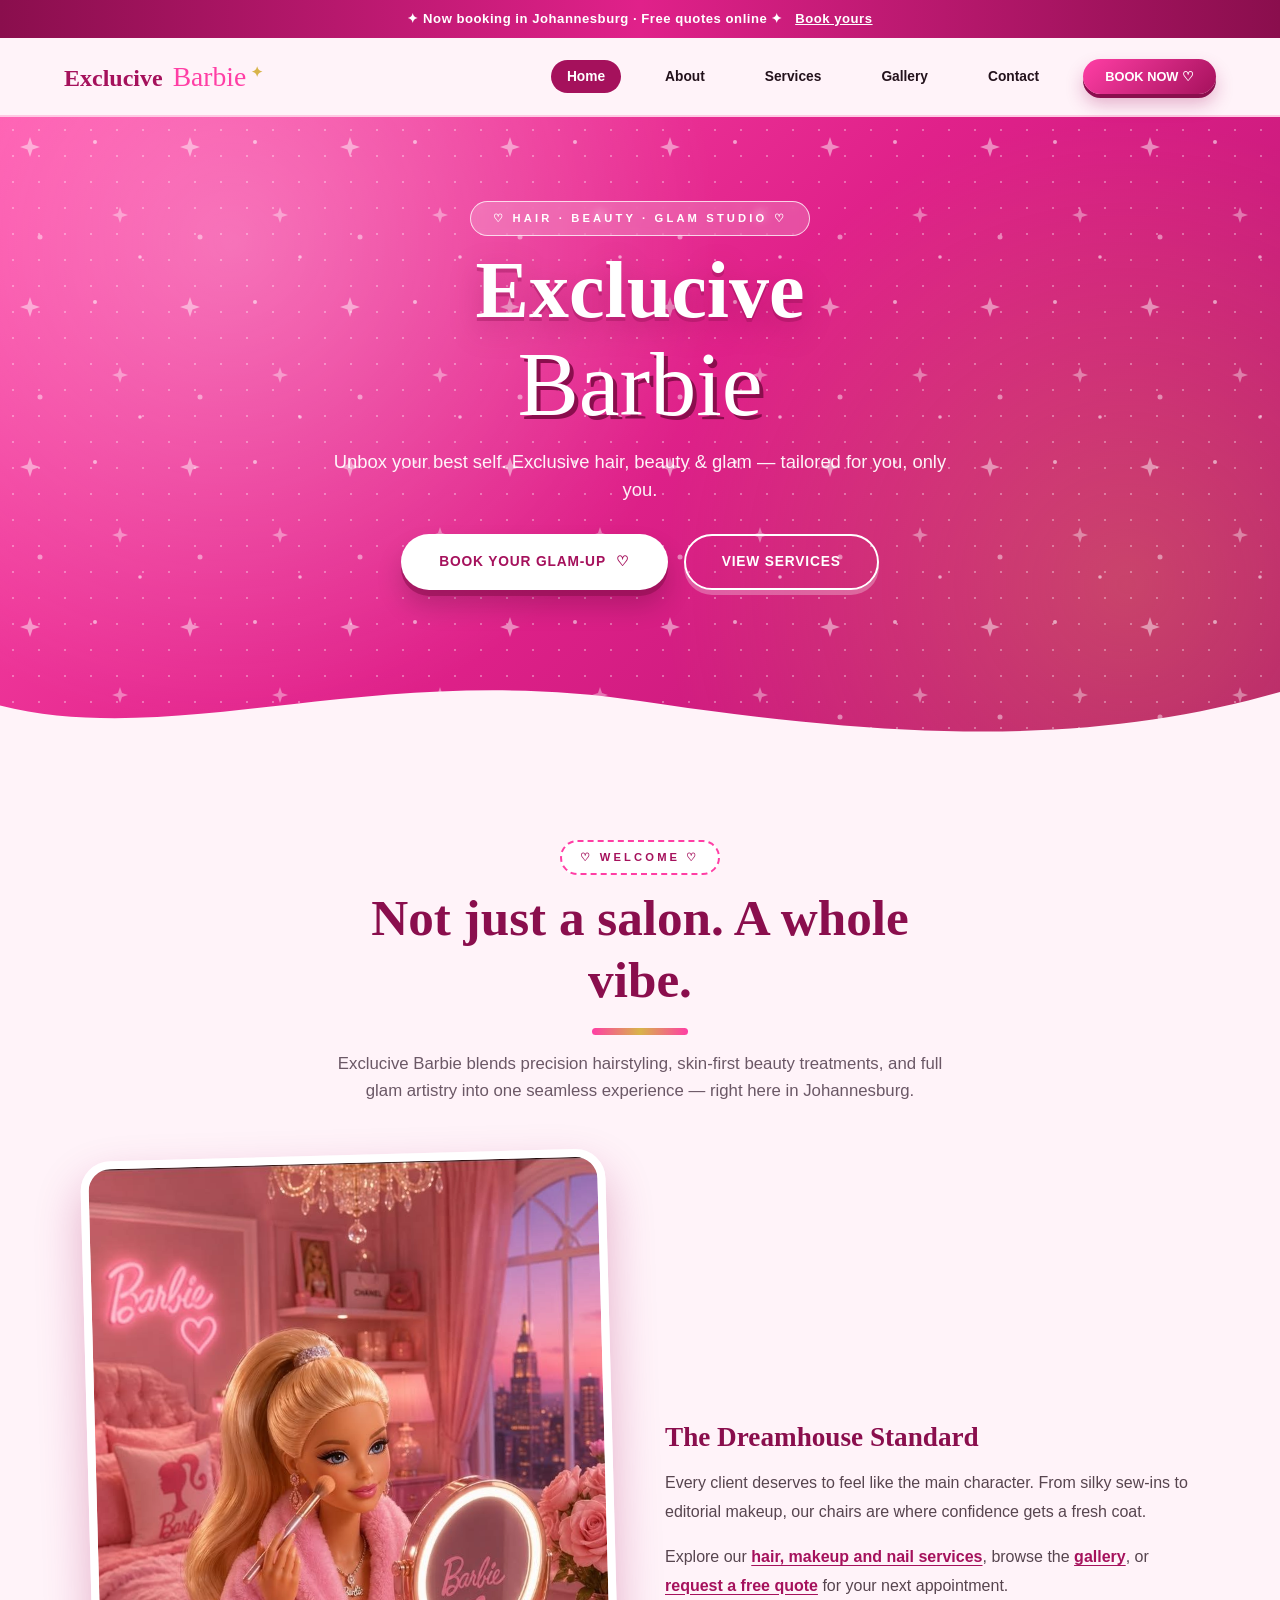
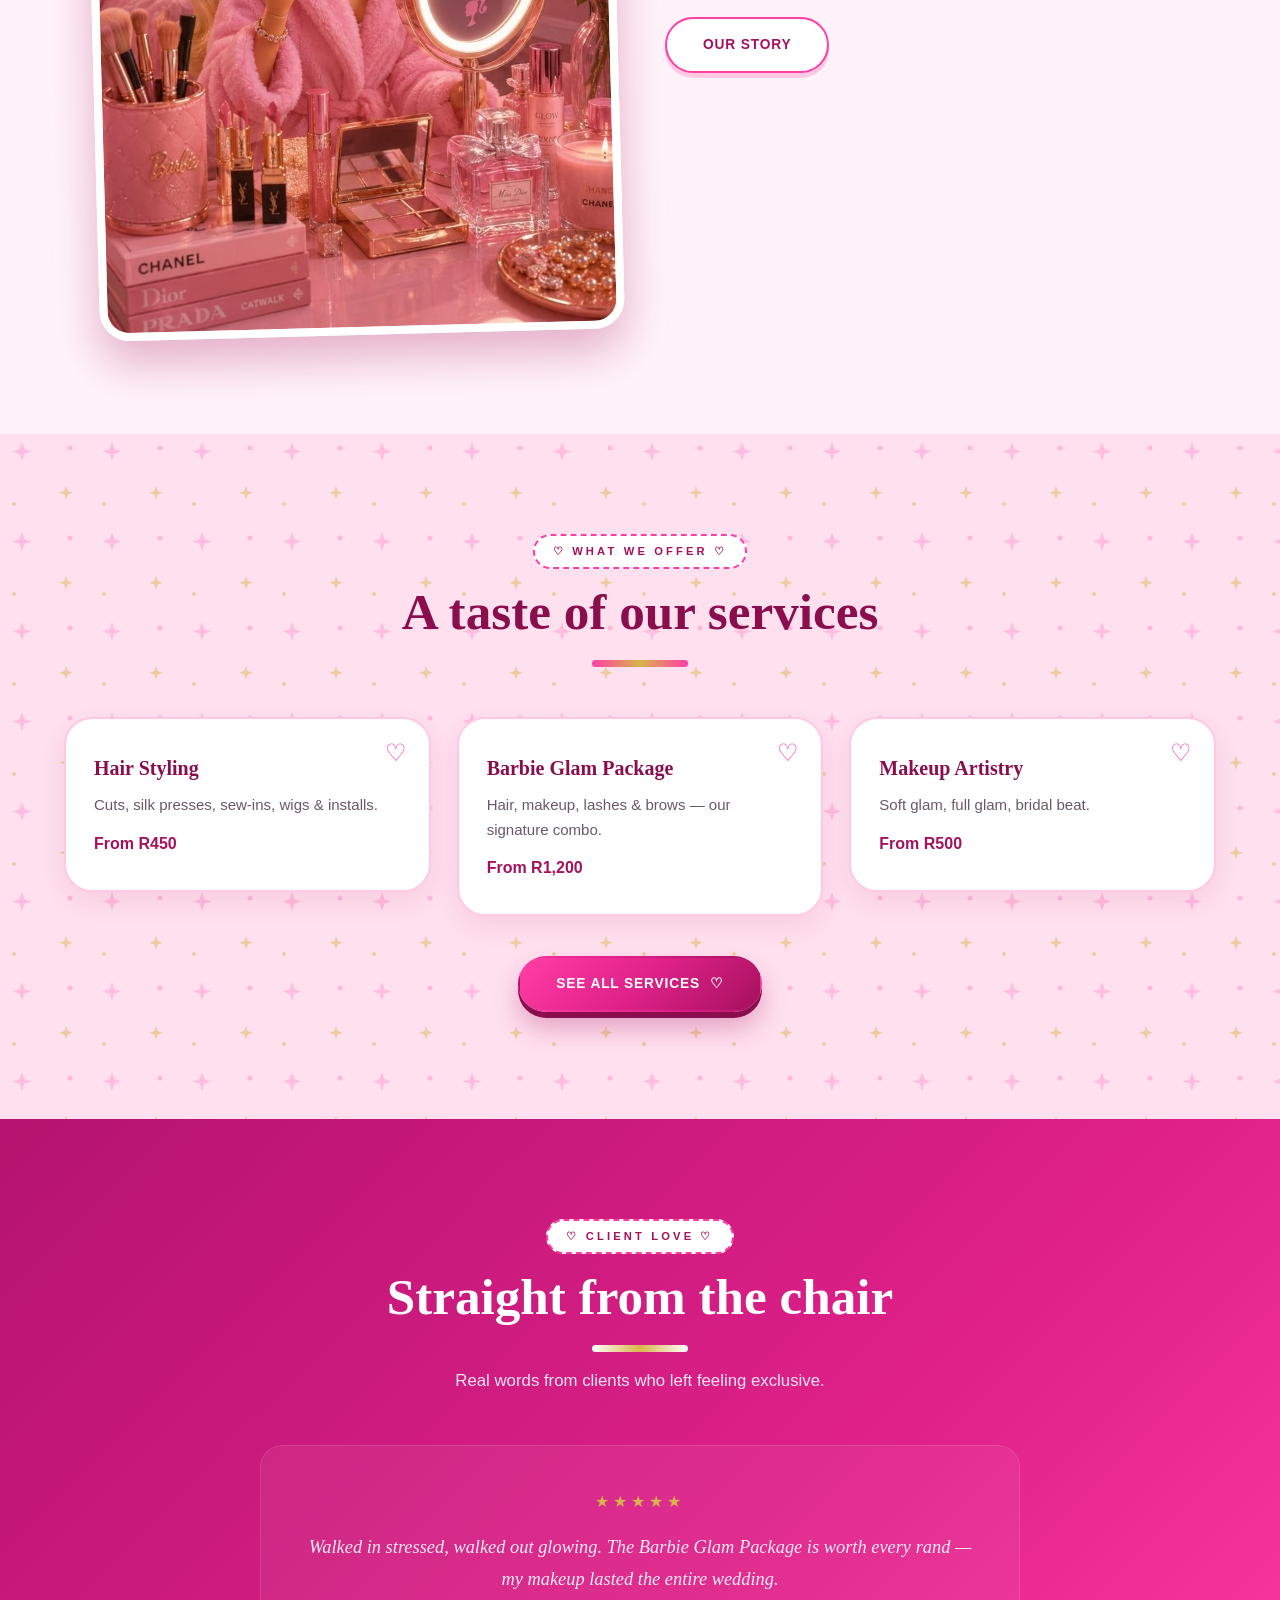
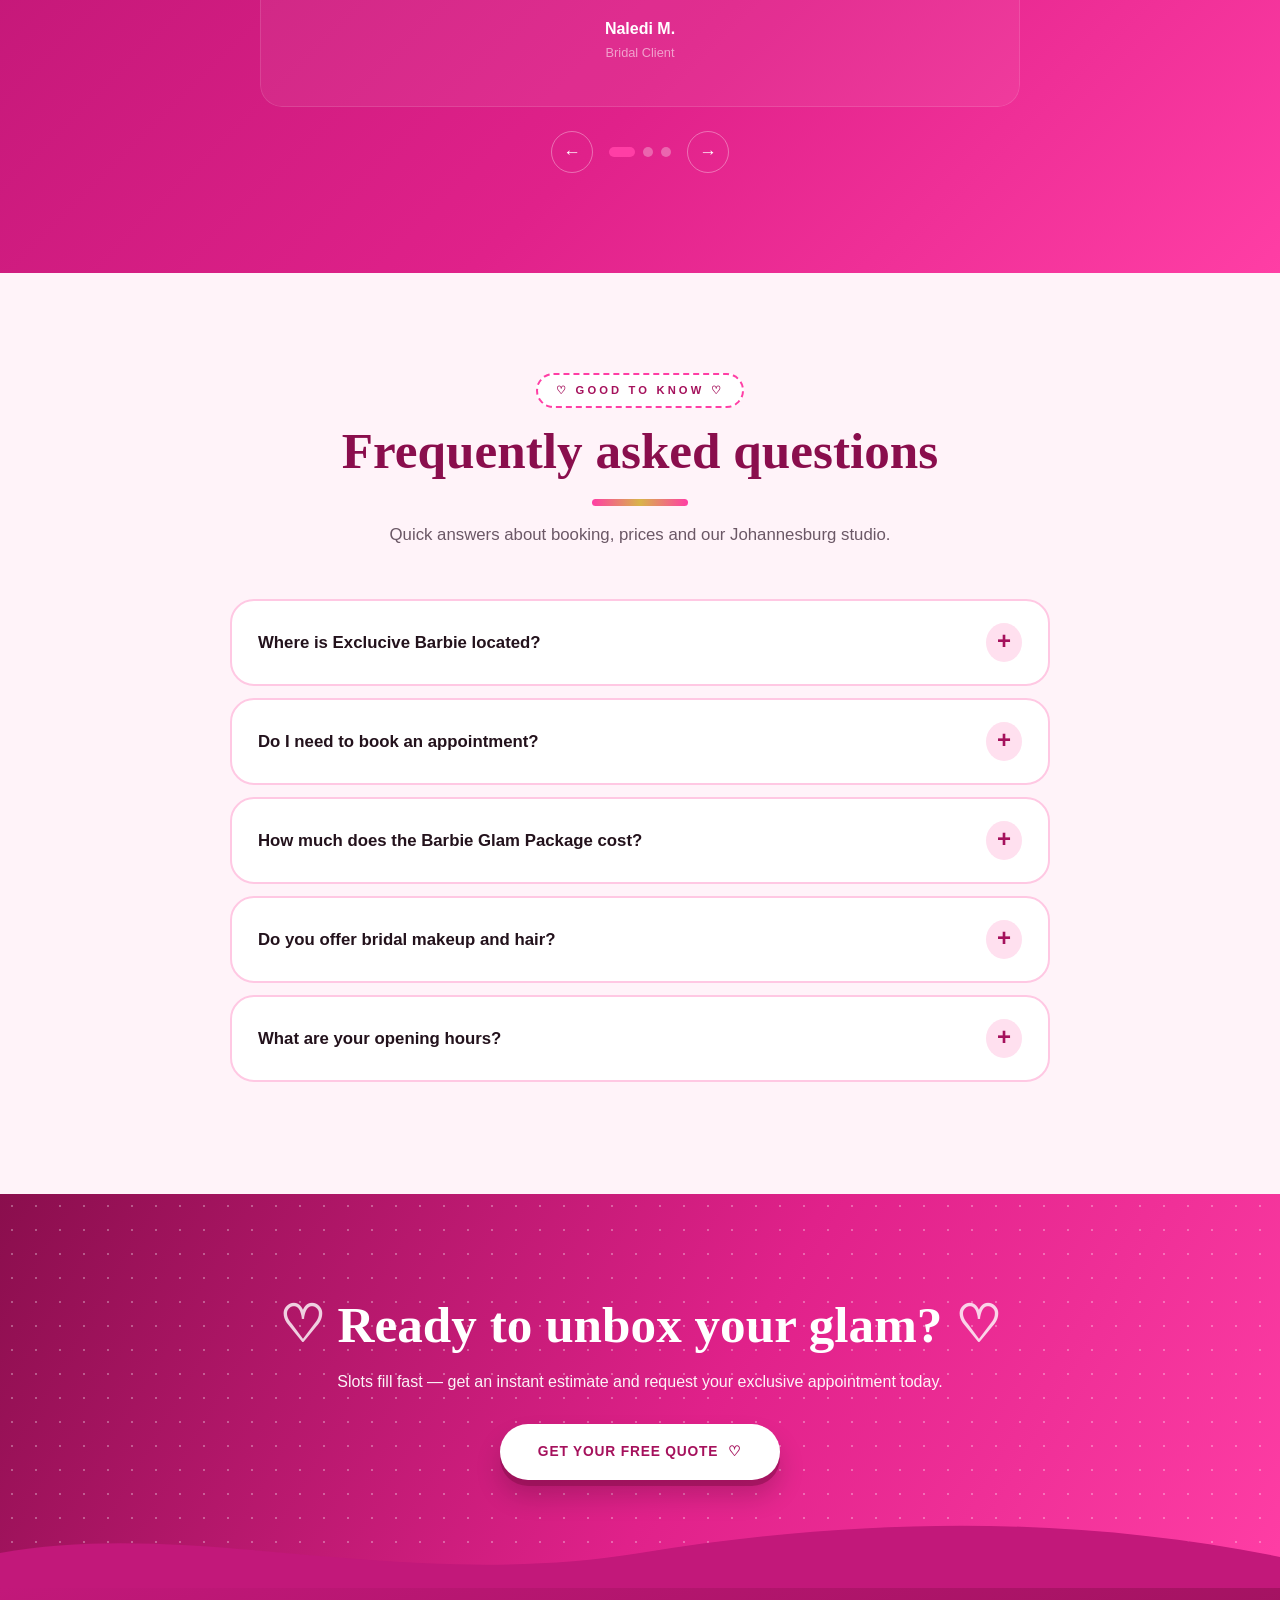
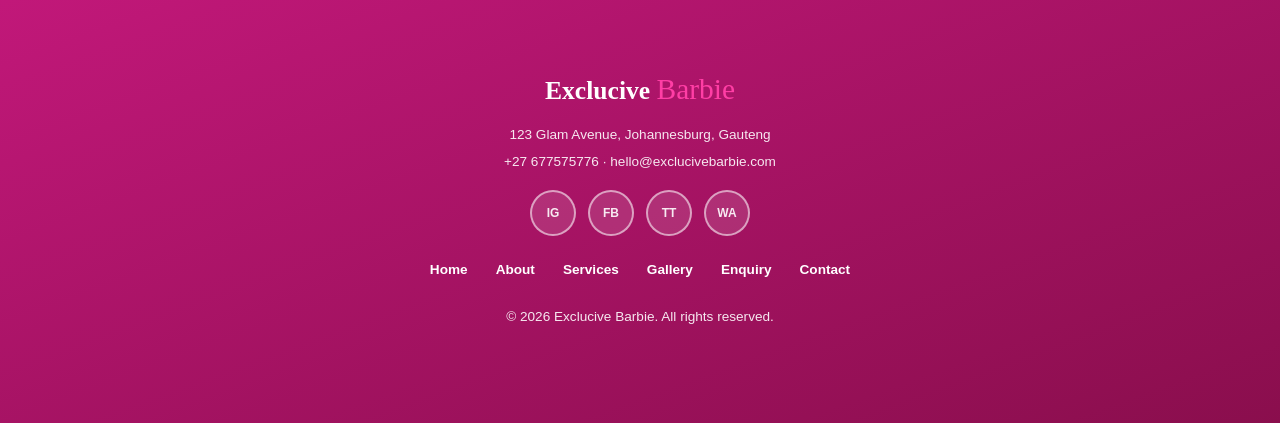
<file: index.html>
<!DOCTYPE html>
<html lang="en-ZA">

<head>
  <meta charset="UTF-8">
  <meta name="viewport" content="width=device-width, initial-scale=1.0">
  <title>Exclucive Barbie Johannesburg | Hair, Beauty &amp; Nail Studio</title>
  <meta name="description"
    content="Discover Exclucive Barbie, a Johannesburg beauty studio for silk presses, bridal glam, lashes and nails. Explore the studio and plan your visit.">
  <meta name="keywords"
    content="Johannesburg beauty studio, salon welcome, hair and nail care, beauty appointments, silk press, bridal glam, Exclucive Barbie">
  <meta name="author" content="Exclucive Barbie">
  <meta name="robots" content="index, follow">
  <meta name="theme-color" content="#A5115C">
  <meta http-equiv="Content-Security-Policy"
    content="default-src 'self'; script-src 'self' https://unpkg.com; style-src 'self' 'unsafe-inline' https://fonts.googleapis.com https://unpkg.com; font-src https://fonts.gstatic.com; img-src 'self' data: https://*.openstreetmap.org https://unpkg.com; connect-src 'self'; object-src 'none'; base-uri 'self'; form-action 'self' mailto:">
  <meta name="referrer" content="strict-origin-when-cross-origin">
  <link rel="canonical" href="https://exclucive-barbie.netlify.app/">
  <link rel="icon" href="favicon.svg" type="image/svg+xml">
  <meta property="og:type" content="website">
  <meta property="og:site_name" content="Exclucive Barbie">
  <meta property="og:title" content="Exclucive Barbie Johannesburg | Hair, Beauty &amp; Nail Studio">
  <meta property="og:description"
    content="Discover Exclucive Barbie, a Johannesburg beauty studio for silk presses, bridal glam, lashes and nails. Explore the studio and plan your visit.">
  <meta property="og:url" content="https://exclucive-barbie.netlify.app/">
  <meta property="og:locale" content="en_ZA">
  <meta name="twitter:card" content="summary">
  <link rel="preconnect" href="https://fonts.googleapis.com">
  <link rel="preconnect" href="https://fonts.gstatic.com" crossorigin>
  <link
    href="https://fonts.googleapis.com/css2?family=Bodoni+Moda:ital,opsz,wght@0,6..96,400..900;1,6..96,400..900&family=Manrope:wght@400;500;600;700;800&family=Pacifico&display=swap"
    rel="stylesheet">
  <link rel="stylesheet" href="./css/styles.css">
  <noscript>
    <style>
      .accordion-panel {
        grid-template-rows: 1fr
      }
    </style>
  </noscript>
  <script
    type="application/ld+json">{"@context": "https://schema.org", "@type": "HairSalon", "name": "Exclucive Barbie", "description": "Luxury hair salon, makeup and nail studio in Johannesburg.", "url": "https://exclucive-barbie.netlify.app/", "telephone": "+27 677575776", "email": "hello@exclucivebarbie.com", "priceRange": "R280 - R1,200", "address": {"@type": "PostalAddress", "streetAddress": "123 Glam Avenue", "addressLocality": "Johannesburg", "addressRegion": "Gauteng", "addressCountry": "ZA"}, "geo": {"@type": "GeoCoordinates", "latitude": -26.2041, "longitude": 28.0473}, "openingHoursSpecification": [{"@type": "OpeningHoursSpecification", "dayOfWeek": ["Monday", "Tuesday", "Wednesday", "Thursday", "Friday"], "opens": "09:00", "closes": "18:00"}, {"@type": "OpeningHoursSpecification",("dayOfWeek": "Saturday",("opens":("08:00",("closes":("17:00"}], "sameAs": ["https://www.instagram.com/", "https://www.facebook.com/",("https://www.tiktok.com/"]}</script>
  <script
    type="application/ld+json">"@context": "https://schema.org", "@type": "WebSite", "name": "Exclucive Barbie", "url": "https://exclucive-barbie.netlify.app/", "potentialAction": {"@type": "SearchAction", "target": "https://exclucive-barbie.netlify.app/?s={search_term_string}", "query-input": "required name=search_term_string"}}</script>
</head>
<a href="#main" class="skip-link">Skip to main content</a>
<div class="topbar">✦ Now booking in Johannesburg · Free quotes online ✦ <a href="enquiry.html">Book yours</a></div>
<header class="site-header">
  <a href="index.html" class="logo" aria-label="Exclucive Barbie — home">Exclucive <span>Barbie</span></a>
  <button class="menu-btn" type="button" aria-label="Toggle menu" aria-expanded="false"
    aria-controls="nav-list"><span></span><span></span><span></span></button>
  <nav aria-label="Main navigation">
    <ul id="nav-list">
      <li><a href="index.html" aria-current="page">Home</a></li>
      <li><a href="about.html">About</a></li>
      <li><a href="service.html">Services</a></li>
      <li><a href="gallery.html">Gallery</a></li>
      <li><a href="contact.html">Contact</a></li>
      <li><a href="enquiry.html" class="nav-cta">Book Now</a></li>
    </ul>
  </nav>
</header>

<main id="main">
  <section class="page-hero">
    <span class="eyebrow">Hair · Beauty · Glam Studio</span>
    <h1>Exclucive <span class="script">Barbie</span></h1>
    <p>Unbox your best self. Exclusive hair, beauty &amp; glam — tailored for you, only you.</p>
    <div class="hero-ctas">
      <a href="enquiry.html" class="btn-light">Book Your Glam-Up</a>
      <a href="service.html" class="btn-outline-light">View Services</a>
    </div>
  </section>

  <section class="white-bg" aria-labelledby="welcome-title">
    <div class="section-head">
      <span class="eyebrow">Welcome</span>
      <h2 id="welcome-title">Not just a salon. A whole vibe.</h2>
      <p>Exclucive Barbie blends precision hairstyling, skin-first beauty treatments, and full glam artistry into one
        seamless experience — right here in Johannesburg.</p>
    </div>
    <div class="grid-2">
      <img src="images/studio-vanity.jpg"
        alt="Barbie-inspired pink glam vanity with makeup brushes, lighted mirror and perfume" width="736" height="1104"
        class="photo" loading="lazy" decoding="async">
      <div>
        <h3 class="lead-title">The Dreamhouse Standard</h3>
        <p class="body-copy">Every client deserves to feel like the main character. From silky sew-ins to editorial
          makeup, our chairs are where confidence gets a fresh coat.</p>
        <p class="body-copy">Explore our <a href="service.html">hair, makeup and nail services</a>, browse the <a
            href="gallery.html">gallery</a>, or <a href="enquiry.html">request a free quote</a> for your next
          appointment.</p>
        <a href="about.html" class="btn-outline">Our Story</a>
      </div>
    </div>
  </section>

  <section class="blush-bg" aria-labelledby="offer-title">
    <div class="section-head">
      <span class="eyebrow">What We Offer</span>
      <h2 id="offer-title">A taste of our services</h2>
    </div>
    <div class="grid-3">
      <article class="card">
        <h3>Hair Styling</h3>
        <p>Cuts, silk presses, sew-ins, wigs & installs.</p>
        <span class="price">From R450</span>
      </article>
      <article class="card">
        <h3>Barbie Glam Package</h3>
        <p>Hair, makeup, lashes & brows — our signature combo.</p>
        <span class="price">From R1,200</span>
      </article>
      <article class="card">
        <h3>Makeup Artistry</h3>
        <p>Soft glam, full glam, bridal beat.</p>
        <span class="price">From R500</span>
      </article>
    </div>
    <div class="center-cta"><a href="service.html" class="btn-solid">See All Services</a></div>
  </section>

  <section class="dark-bg" aria-labelledby="love-title">
    <div class="section-head">
      <span class="eyebrow">Client Love</span>
      <h2 id="love-title">Straight from the chair</h2>
      <p>Real words from clients who left feeling exclusive.</p>
    </div>
    <div id="testimonial-slider" class="t-slider">
      <div class="t-static">
        <figure class="t-card">
          <div class="stars" role="img" aria-label="5 out of 5 stars">★★★★★</div>
          <blockquote>
            <p>Walked in stressed, walked out glowing. The Barbie Glam Package is worth every rand — my makeup lasted
              the entire wedding.</p>
          </blockquote>
          <figcaption><span class="t-name">Naledi M.</span><span class="t-role">Bridal Client</span></figcaption>
        </figure>
        <figure class="t-card">
          <div class="stars" role="img" aria-label="5 out of 5 stars">★★★★★</div>
          <blockquote>
            <p>My silk press has never laid this flat. The attention to detail here is unmatched, and the studio itself
              is so pretty to sit in.</p>
          </blockquote>
          <figcaption><span class="t-name">Amara K.</span><span class="t-role">Regular Client</span></figcaption>
        </figure>
        <figure class="t-card">
          <div class="stars" role="img" aria-label="5 out of 5 stars">★★★★★</div>
          <blockquote>
            <p>Booked the lash + brow combo and haven't looked back. Friendly team, spotless studio, always on time.</p>
          </blockquote>
          <figcaption><span class="t-name">Rethabile S.</span><span class="t-role">New Client</span></figcaption>
        </figure>
      </div>
    </div>
  </section>

  <section class="white-bg" aria-labelledby="faq-title">
    <div class="section-head">
      <span class="eyebrow">Good To Know</span>
      <h2 id="faq-title">Frequently asked questions</h2>
      <p>Quick answers about booking, prices and our Johannesburg studio.</p>
    </div>
    <div class="accordion">
      <div class="accordion-item">
        <h3><button class="accordion-btn" type="button" id="faq-b1" aria-expanded="false" aria-controls="faq-p1">Where
            is Exclucive Barbie located?</button></h3>
        <div class="accordion-panel" id="faq-p1" role="region" aria-labelledby="faq-b1">
          <div class="accordion-inner">
            <p>We are a hair, makeup and nail studio at 123 Glam Avenue, Johannesburg, Gauteng. You can find us on the
              interactive map on our contact page.</p>
          </div>
        </div>
      </div>
      <div class="accordion-item">
        <h3><button class="accordion-btn" type="button" id="faq-b2" aria-expanded="false" aria-controls="faq-p2">Do I
            need to book an appointment?</button></h3>
        <div class="accordion-panel" id="faq-p2" role="region" aria-labelledby="faq-b2">
          <div class="accordion-inner">
            <p>Yes — appointments keep every service unhurried. Use our enquiry page to get an instant estimate and
              request your slot, and we will confirm within 24 hours.</p>
          </div>
        </div>
      </div>
      <div class="accordion-item">
        <h3><button class="accordion-btn" type="button" id="faq-b3" aria-expanded="false" aria-controls="faq-p3">How
            much does the Barbie Glam Package cost?</button></h3>
        <div class="accordion-panel" id="faq-p3" role="region" aria-labelledby="faq-b3">
          <div class="accordion-inner">
            <p>The Barbie Glam Package starts from R1,200 and combines hair, makeup, lashes and brows in one appointment
              of about 4 hours.</p>
          </div>
        </div>
      </div>
      <div class="accordion-item">
        <h3><button class="accordion-btn" type="button" id="faq-b4" aria-expanded="false" aria-controls="faq-p4">Do you
            offer bridal makeup and hair?</button></h3>
        <div class="accordion-panel" id="faq-p4" role="region" aria-labelledby="faq-b4">
          <div class="accordion-inner">
            <p>Yes. Our makeup artistry service includes a bridal beat, and the Barbie Glam Package is our most-booked
              option for weddings and big events.</p>
          </div>
        </div>
      </div>
      <div class="accordion-item">
        <h3><button class="accordion-btn" type="button" id="faq-b5" aria-expanded="false" aria-controls="faq-p5">What
            are your opening hours?</button></h3>
        <div class="accordion-panel" id="faq-p5" role="region" aria-labelledby="faq-b5">
          <div class="accordion-inner">
            <p>We are open Monday to Friday 9am to 6pm, Saturday 8am to 5pm, and Sunday by appointment.</p>
          </div>
        </div>
      </div>
    </div>
  </section>

  <section class="band-bg">
    <h2>Ready to unbox your glam?</h2>
    <p>Slots fill fast — get an instant estimate and request your exclusive appointment today.</p>
    <a href="enquiry.html" class="btn-light">Get Your Free Quote</a>
  </section>
</main>

<footer>
  <div class="footer-logo">Exclucive <span>Barbie</span></div>
  <address style="font-style:normal">
    <p>123 Glam Avenue, Johannesburg, Gauteng</p>
    <p><a href="tel:+27677575776">+27 677575776</a> · <a
        href="mailto:hello@exclucivebarbie.com">hello@exclucivebarbie.com</a></p>
  </address>
  <div class="socials"><a href="https://www.instagram.com/" target="_blank" rel="noopener noreferrer"
      aria-label="Instagram (opens in a new tab)">IG</a><a href="https://www.facebook.com/" target="_blank"
      rel="noopener noreferrer" aria-label="Facebook (opens in a new tab)">FB</a><a href="https://www.tiktok.com/"
      target="_blank" rel="noopener noreferrer" aria-label="TikTok (opens in a new tab)">TT</a><a
      href="https://wa.me/27677575776" target="_blank" rel="noopener noreferrer"
      aria-label="WhatsApp (opens in a new tab)">WA</a></div>
  <nav class="foot-links" aria-label="Footer navigation">
    <a href="index.html">Home</a><a href="about.html">About</a><a href="service.html">Services</a><a
      href="gallery.html">Gallery</a><a href="enquiry.html">Enquiry</a><a href="contact.html">Contact</a>
  </nav>
  <p>© <span data-year>2026</span> Exclucive Barbie. All rights reserved.</p>
</footer>
<script src="./js/data.js" defer></script>
<script src="./js/script.js" defer></script>
</body>

</html>
</file>
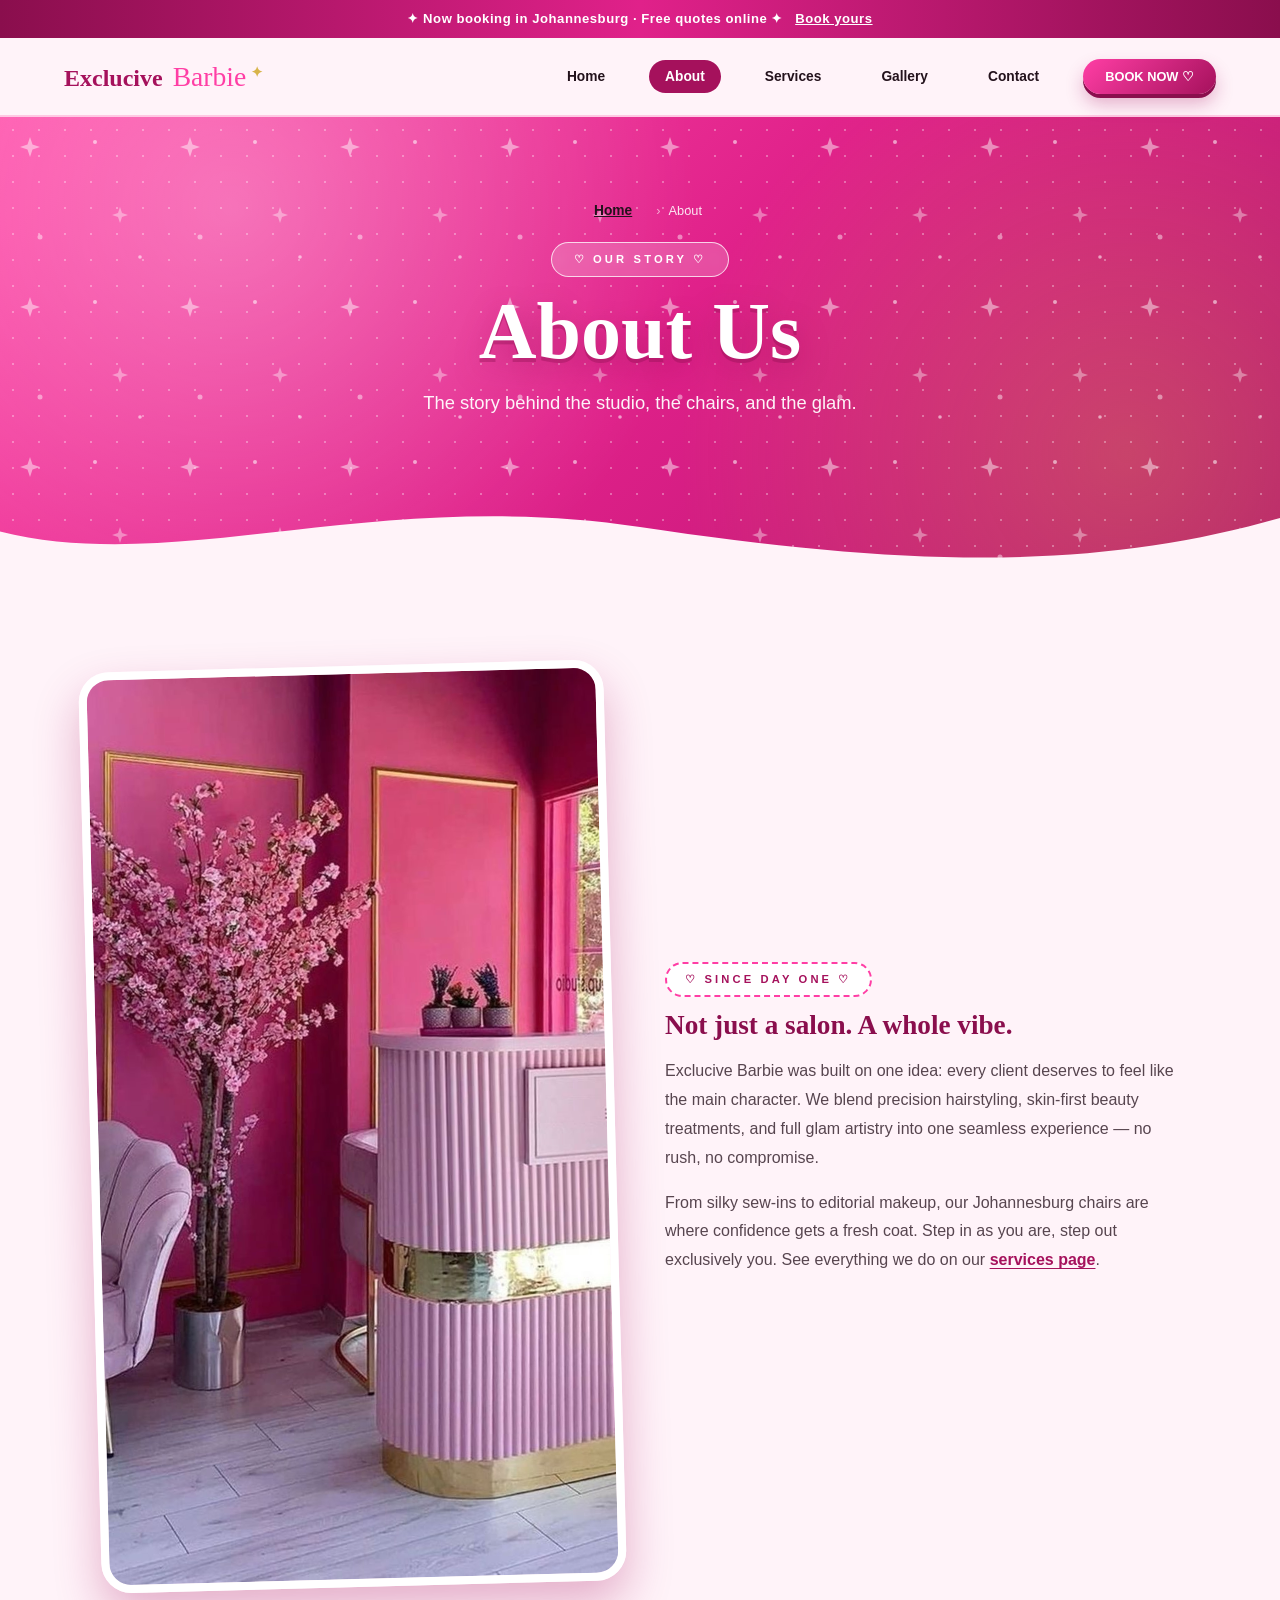
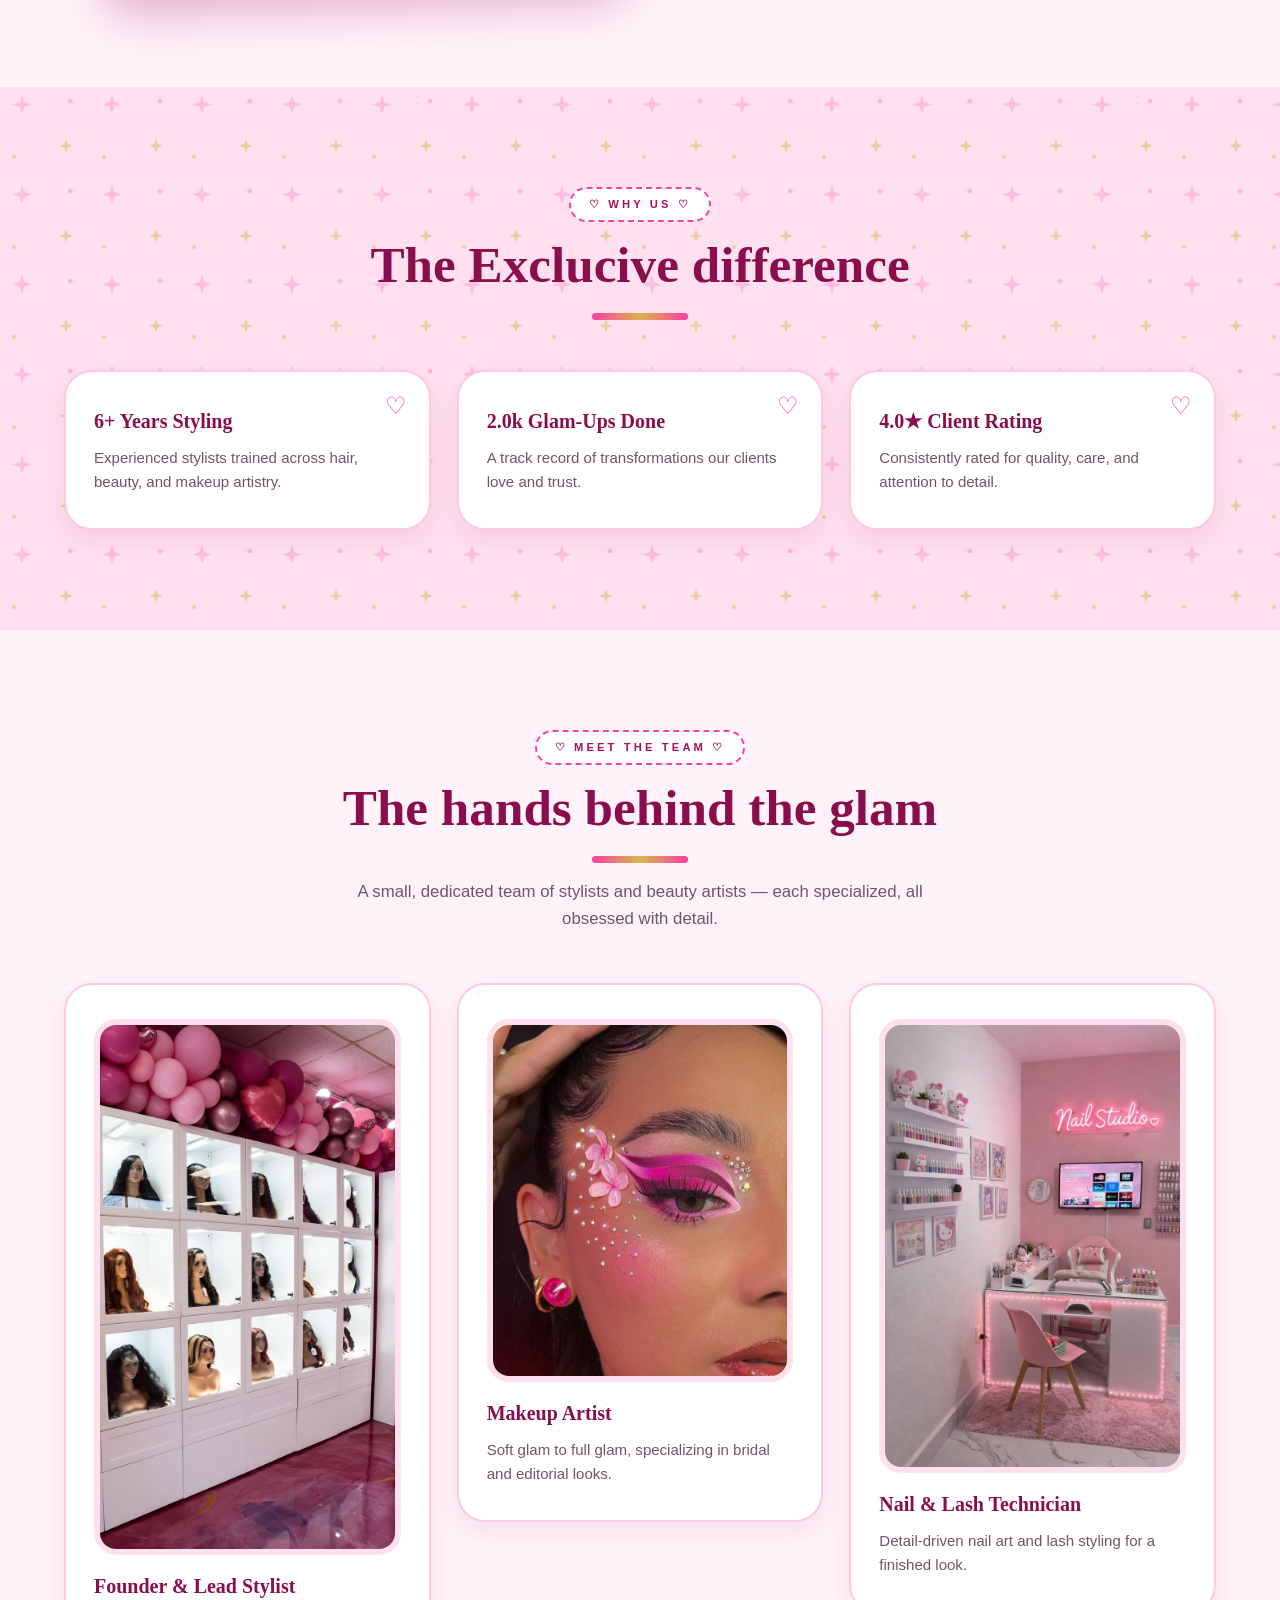
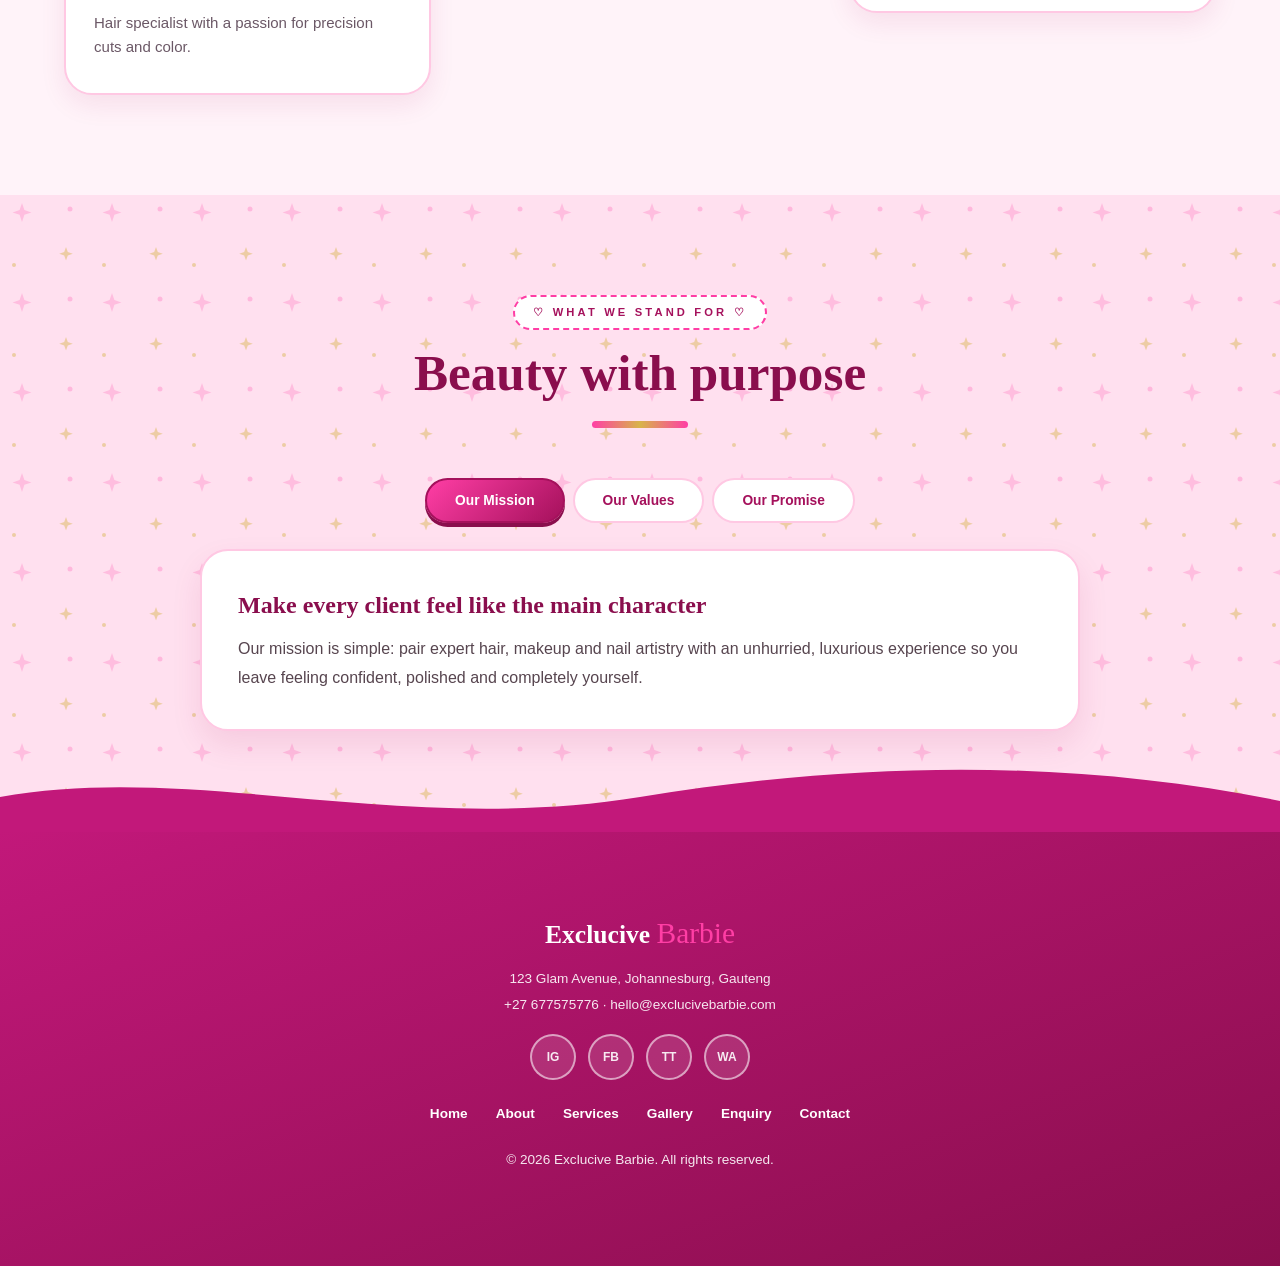
<file: about.html>
﻿<!DOCTYPE html>
<html lang="en-ZA">
<head>
<meta charset="UTF-8">
<meta name="viewport" content="width=device-width, initial-scale=1.0">
<title>About Exclucive Barbie | Johannesburg Hair &amp; Beauty Studio</title>
<meta name="description" content="Meet the Exclucive Barbie team — stylists, makeup artists and nail technicians creating bespoke hair and beauty looks in Johannesburg.">
<meta name="keywords" content="about Exclucive Barbie, hair stylist Johannesburg, makeup artist, nail technician, beauty studio team">
<meta name="author" content="Exclucive Barbie">
<meta name="robots" content="index, follow">
<meta name="theme-color" content="#A5115C">
<meta http-equiv="Content-Security-Policy" content="default-src 'self'; script-src 'self' https://unpkg.com; style-src 'self' 'unsafe-inline' https://fonts.googleapis.com https://unpkg.com; font-src https://fonts.gstatic.com; img-src 'self' data: https://*.openstreetmap.org https://unpkg.com; connect-src 'self'; object-src 'none'; base-uri 'self'; form-action 'self' mailto:">
<meta name="referrer" content="strict-origin-when-cross-origin">
<link rel="canonical" href="https://exclucive-barbie.netlify.app/about.html">
<link rel="icon" href="favicon.svg" type="image/svg+xml">
<meta property="og:type" content="website">
<meta property="og:site_name" content="Exclucive Barbie">
<meta property="og:title" content="About Exclucive Barbie | Johannesburg Hair &amp; Beauty Studio">
<meta property="og:description" content="Meet the Exclucive Barbie team — stylists, makeup artists and nail technicians creating bespoke hair and beauty looks in Johannesburg.">
<meta property="og:url" content="https://exclucive-barbie.netlify.app/about.html">
<meta property="og:locale" content="en_ZA">
<meta name="twitter:card" content="summary">
<link rel="preconnect" href="https://fonts.googleapis.com">
<link rel="preconnect" href="https://fonts.gstatic.com" crossorigin>
<link href="https://fonts.googleapis.com/css2?family=Bodoni+Moda:ital,opsz,wght@0,6..96,400..900;1,6..96,400..900&family=Manrope:wght@400;500;600;700;800&family=Pacifico&display=swap" rel="stylesheet">
<link rel="stylesheet" href="./css/styles.css">
</head>
<body>
<a href="#main" class="skip-link">Skip to main content</a>
<div class="topbar">✦ Now booking in Johannesburg · Free quotes online ✦ <a href="enquiry.html">Book yours</a></div>
<header class="site-header">
  <a href="index.html" class="logo" aria-label="Exclucive Barbie — home">Exclucive <span>Barbie</span></a>
  <button class="menu-btn" type="button" aria-label="Toggle menu" aria-expanded="false" aria-controls="nav-list"><span></span><span></span><span></span></button>
  <nav aria-label="Main navigation">
    <ul id="nav-list"><li><a href="index.html">Home</a></li><li><a href="about.html" aria-current="page">About</a></li><li><a href="service.html">Services</a></li><li><a href="gallery.html">Gallery</a></li><li><a href="contact.html">Contact</a></li><li><a href="enquiry.html" class="nav-cta">Book Now</a></li></ul>
  </nav>
</header>

<main id="main">
<section class="page-hero">
  <nav class="breadcrumb" aria-label="Breadcrumb"><ol><li><a href="index.html">Home</a></li><li aria-current="page">About</li></ol></nav>
  <span class="eyebrow">Our Story</span>
  <h1>About Us</h1>
  <p>The story behind the studio, the chairs, and the glam.</p>
</section>

<section class="white-bg" aria-labelledby="story-title">
  <div class="grid-2">
    <img src="images/about-story.jpg" alt="Pink salon reception desk with a cherry blossom tree and gold wall frames at Exclucive Barbie" width="736" height="1308" class="photo" loading="lazy" decoding="async">
    <div>
      <span class="eyebrow">Since Day One</span>
      <h2 id="story-title" class="lead-title">Not just a salon. A whole vibe.</h2>
      <p class="body-copy">Exclucive Barbie was built on one idea: every client deserves to feel like the main character. We blend precision hairstyling, skin-first beauty treatments, and full glam artistry into one seamless experience — no rush, no compromise.</p>
      <p class="body-copy">From silky sew-ins to editorial makeup, our Johannesburg chairs are where confidence gets a fresh coat. Step in as you are, step out exclusively you. See everything we do on our <a href="service.html">services page</a>.</p>
    </div>
  </div>
</section>

<section class="blush-bg" aria-labelledby="why-title">
  <div class="section-head">
    <span class="eyebrow">Why Us</span>
    <h2 id="why-title">The Exclucive difference</h2>
  </div>
  <div class="grid-3">
    <article class="card">
      <h3><span data-count="7" data-suffix="+">7+</span> Years Styling</h3>
      <p>Experienced stylists trained across hair, beauty, and makeup artistry.</p>
    </article>
    <article class="card">
      <h3><span data-count="2.4" data-decimals="1" data-suffix="k">2.4k</span> Glam-Ups Done</h3>
      <p>A track record of transformations our clients love and trust.</p>
    </article>
    <article class="card">
      <h3><span data-count="4.9" data-decimals="1" data-suffix="★">4.9★</span> Client Rating</h3>
      <p>Consistently rated for quality, care, and attention to detail.</p>
    </article>
  </div>
</section>

<section class="white-bg" aria-labelledby="team-title">
  <div class="section-head">
    <span class="eyebrow">Meet The Team</span>
    <h2 id="team-title">The hands behind the glam</h2>
    <p>A small, dedicated team of stylists and beauty artists — each specialized, all obsessed with detail.</p>
  </div>
  <div class="grid-3">
    <article class="card">
      <img src="images/about-founder.jpg" alt="Wall of lit display cabinets showing styled wigs and lace-front hair units" width="736" height="1308" class="team-photo" loading="lazy" decoding="async">
      <h3>Founder &amp; Lead Stylist</h3>
      <p>Hair specialist with a passion for precision cuts and color.</p>
    </article>
    <article class="card">
      <img src="[data-uri]" alt="Pink graphic eyeliner makeup decorated with flowers and rhinestones" width="727" height="866" class="team-photo" loading="lazy" decoding="async">
      <h3>Makeup Artist</h3>
      <p>Soft glam to full glam, specializing in bridal and editorial looks.</p>
    </article>
    <article class="card">
      <img src="images/about-nails.jpg" alt="Pink nail studio station with neon sign, polish shelves and a styling chair" width="736" height="1104" class="team-photo" loading="lazy" decoding="async">
      <h3>Nail &amp; Lash Technician</h3>
      <p>Detail-driven nail art and lash styling for a finished look.</p>
    </article>
  </div>
</section>

<section class="blush-bg" aria-labelledby="stand-title">
  <div class="section-head">
    <span class="eyebrow">What We Stand For</span>
    <h2 id="stand-title">Beauty with purpose</h2>
  </div>
  <div class="tabs" data-tabs>
    <div class="tab-list" role="tablist" aria-label="Our philosophy">
      <button class="tab-btn" type="button" role="tab" id="tab-mission" aria-controls="panel-mission" aria-selected="true">Our Mission</button>
      <button class="tab-btn" type="button" role="tab" id="tab-values" aria-controls="panel-values" aria-selected="false" tabindex="-1">Our Values</button>
      <button class="tab-btn" type="button" role="tab" id="tab-promise" aria-controls="panel-promise" aria-selected="false" tabindex="-1">Our Promise</button>
    </div>
    <div class="tab-panel" role="tabpanel" id="panel-mission" aria-labelledby="tab-mission" tabindex="0">
      <h3>Make every client feel like the main character</h3>
      <p>Our mission is simple: pair expert hair, makeup and nail artistry with an unhurried, luxurious experience so you leave feeling confident, polished and completely yourself.</p>
    </div>
    <div class="tab-panel" role="tabpanel" id="panel-values" aria-labelledby="tab-values" tabindex="0" hidden>
      <h3>Detail, care and creativity</h3>
      <p>We obsess over detail, protect the health of your hair and skin, and celebrate bold creativity. Every look is customized — no two glam-ups should ever look the same.</p>
    </div>
    <div class="tab-panel" role="tabpanel" id="panel-promise" aria-labelledby="tab-promise" tabindex="0" hidden>
      <h3>No rush, no compromise</h3>
      <p>We promise clear pricing, honest advice and a spotless studio. If you are not happy, tell us before you leave and we will make it right. Ready? <a class="text-link" href="enquiry.html">Request your quote</a>.</p>
    </div>
  </div>
</section>
</main>

<footer>
  <div class="footer-logo">Exclucive <span>Barbie</span></div>
  <address style="font-style:normal">
    <p>123 Glam Avenue, Johannesburg, Gauteng</p>
    <p><a href="tel:+27677575776">+27 677575776</a> · <a href="mailto:hello@exclucivebarbie.com">hello@exclucivebarbie.com</a></p>
  </address>
  <div class="socials"><a href="https://www.instagram.com/" target="_blank" rel="noopener noreferrer" aria-label="Instagram (opens in a new tab)">IG</a><a href="https://www.facebook.com/" target="_blank" rel="noopener noreferrer" aria-label="Facebook (opens in a new tab)">FB</a><a href="https://www.tiktok.com/" target="_blank" rel="noopener noreferrer" aria-label="TikTok (opens in a new tab)">TT</a><a href="https://wa.me/27677575776" target="_blank" rel="noopener noreferrer" aria-label="WhatsApp (opens in a new tab)">WA</a></div>
  <nav class="foot-links" aria-label="Footer navigation">
    <a href="index.html">Home</a><a href="about.html">About</a><a href="service.html">Services</a><a href="gallery.html">Gallery</a><a href="enquiry.html">Enquiry</a><a href="contact.html">Contact</a>
  </nav>
  <p>© <span data-year>2026</span> Exclucive Barbie. All rights reserved.</p>
</footer>
<script src="./js/data.js" defer></script>
<script src="./js/script.js" defer></script>
</body>
</html>
</file>
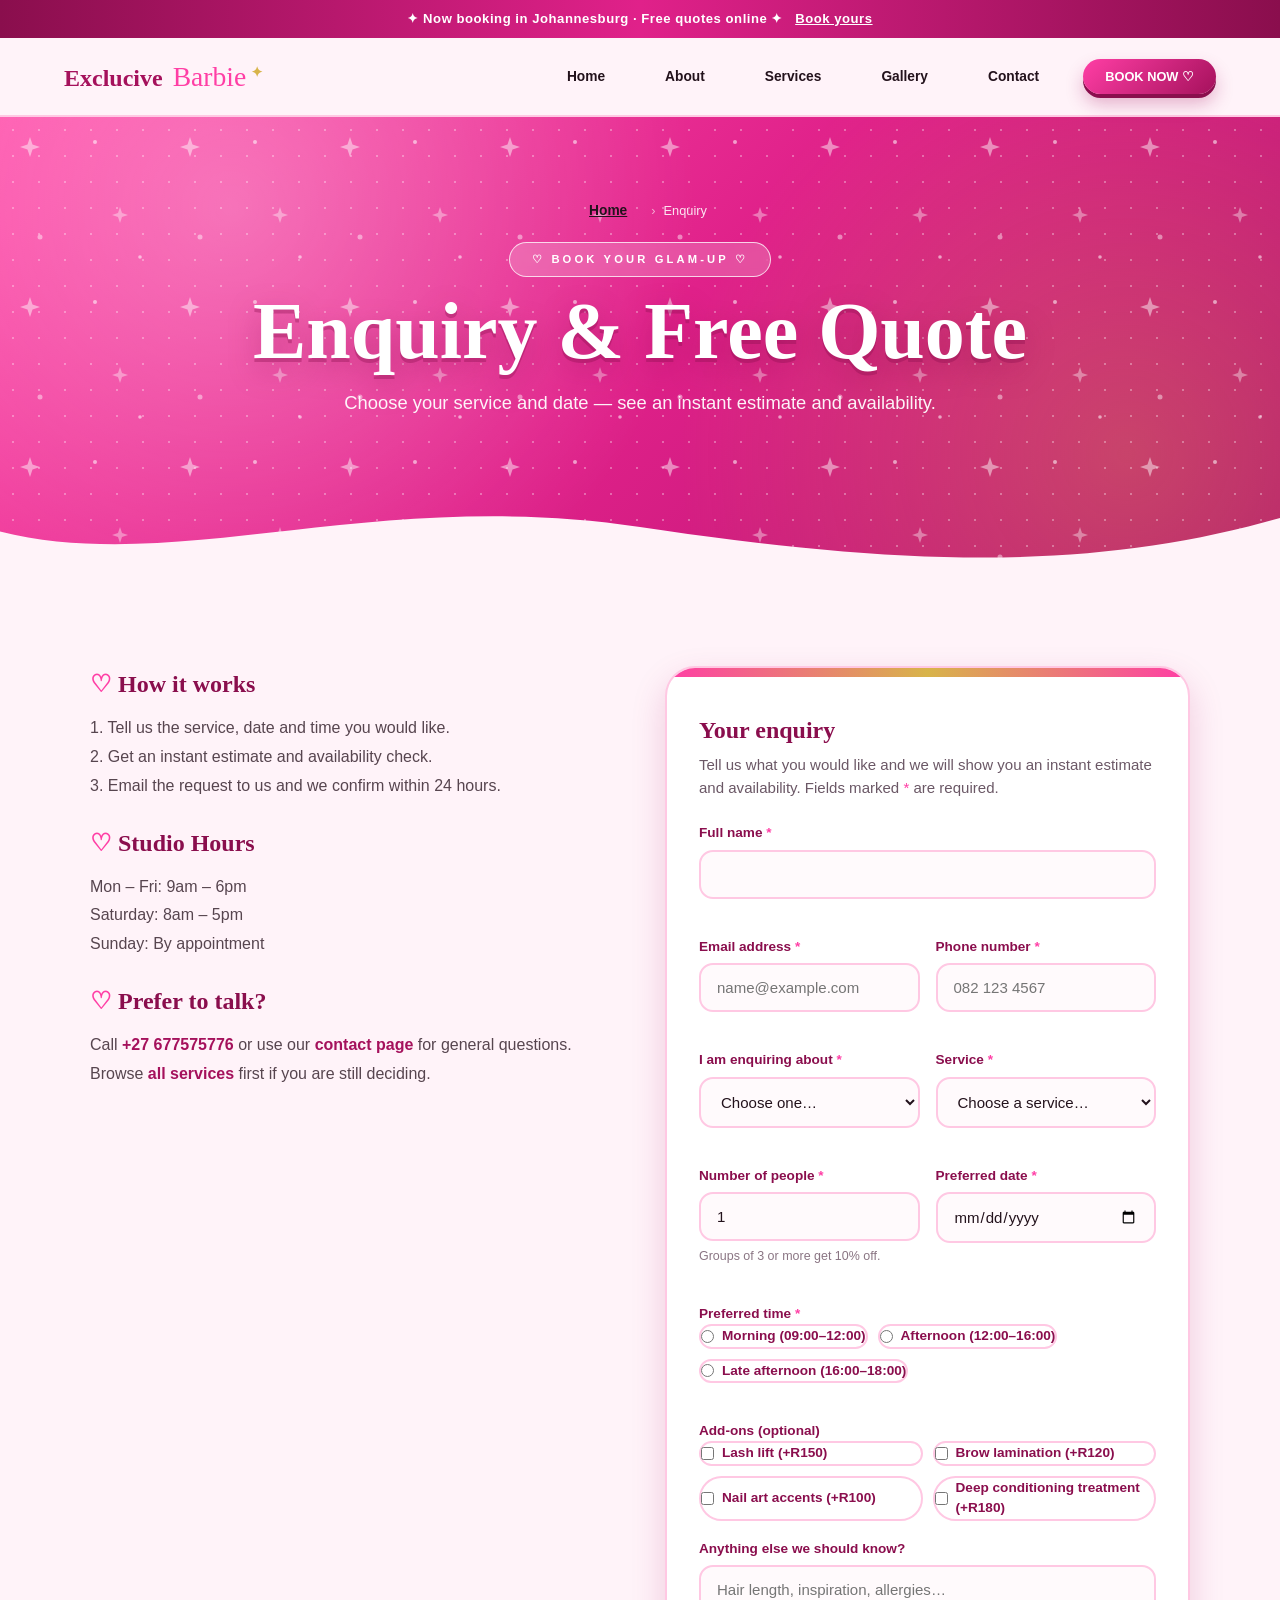
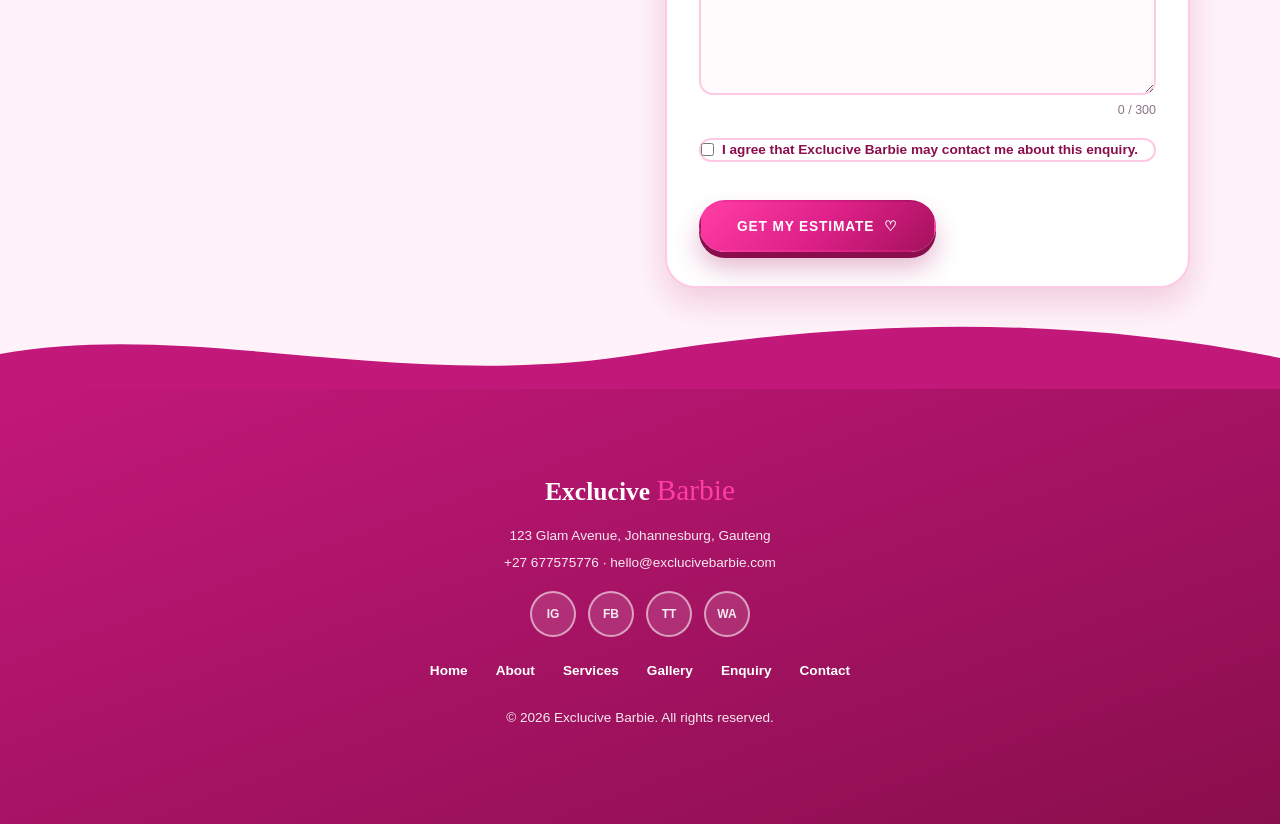
<file: enquiry.html>
﻿<!DOCTYPE html>
<html lang="en-ZA">
<head>
<meta charset="UTF-8">
<meta name="viewport" content="width=device-width, initial-scale=1.0">
<title>Enquiry &amp; Free Quote | Exclucive Barbie Johannesburg</title>
<meta name="description" content="Get an instant estimate and availability for hair, makeup, lashes and nails at Exclucive Barbie, Johannesburg. Request your appointment online.">
<meta name="keywords" content="book hair appointment Johannesburg, salon quote, bridal makeup booking, lash appointment, nail booking">
<meta name="author" content="Exclucive Barbie">
<meta name="robots" content="index, follow">
<meta name="theme-color" content="#A5115C">
<meta http-equiv="Content-Security-Policy" content="default-src 'self'; script-src 'self' https://unpkg.com; style-src 'self' 'unsafe-inline' https://fonts.googleapis.com https://unpkg.com; font-src https://fonts.gstatic.com; img-src 'self' data: https://*.openstreetmap.org https://unpkg.com; connect-src 'self'; object-src 'none'; base-uri 'self'; form-action 'self' mailto:">
<meta name="referrer" content="strict-origin-when-cross-origin">
<link rel="canonical" href="https://exclucive-barbie.netlify.app/enquiry.html">
<link rel="icon" href="favicon.svg" type="image/svg+xml">
<meta property="og:type" content="website">
<meta property="og:site_name" content="Exclucive Barbie">
<meta property="og:title" content="Enquiry &amp; Free Quote | Exclucive Barbie Johannesburg">
<meta property="og:description" content="Get an instant estimate and availability for hair, makeup, lashes and nails at Exclucive Barbie, Johannesburg. Request your appointment online.">
<meta property="og:url" content="https://exclucive-barbie.netlify.app/enquiry.html">
<meta property="og:locale" content="en_ZA">
<meta name="twitter:card" content="summary">
<link rel="preconnect" href="https://fonts.googleapis.com">
<link rel="preconnect" href="https://fonts.gstatic.com" crossorigin>
<link href="https://fonts.googleapis.com/css2?family=Bodoni+Moda:ital,opsz,wght@0,6..96,400..900;1,6..96,400..900&family=Manrope:wght@400;500;600;700;800&family=Pacifico&display=swap" rel="stylesheet">
<link rel="stylesheet" href="./css/styles.css">
</head>
<body>
<a href="#main" class="skip-link">Skip to main content</a>
<div class="topbar">✦ Now booking in Johannesburg · Free quotes online ✦ <a href="enquiry.html">Book yours</a></div>
<header class="site-header">
  <a href="index.html" class="logo" aria-label="Exclucive Barbie — home">Exclucive <span>Barbie</span></a>
  <button class="menu-btn" type="button" aria-label="Toggle menu" aria-expanded="false" aria-controls="nav-list"><span></span><span></span><span></span></button>
  <nav aria-label="Main navigation">
    <ul id="nav-list"><li><a href="index.html">Home</a></li><li><a href="about.html">About</a></li><li><a href="service.html">Services</a></li><li><a href="gallery.html">Gallery</a></li><li><a href="contact.html">Contact</a></li><li><a href="enquiry.html" class="nav-cta" aria-current="page">Book Now</a></li></ul>
  </nav>
</header>

<main id="main">
<section class="page-hero">
  <nav class="breadcrumb" aria-label="Breadcrumb"><ol><li><a href="index.html">Home</a></li><li aria-current="page">Enquiry</li></ol></nav>
  <span class="eyebrow">Book Your Glam-Up</span>
  <h1>Enquiry &amp; Free Quote</h1>
  <p>Choose your service and date — see an instant estimate and availability.</p>
</section>

<section class="white-bg" aria-labelledby="enquiry-title">
  <div class="contact-grid">
    <div>
      <div class="info-block">
        <h2 id="enquiry-title">How it works</h2>
        <p>1. Tell us the service, date and time you would like.<br>2. Get an instant estimate and availability check.<br>3. Email the request to us and we confirm within 24 hours.</p>
      </div>
      <div class="info-block">
        <h2>Studio Hours</h2>
        <p>Mon – Fri: 9am – 6pm<br>Saturday: 8am – 5pm<br>Sunday: By appointment</p>
      </div>
      <div class="info-block">
        <h2>Prefer to talk?</h2>
        <p>Call <a href="tel:+27677575776">+27 677575776</a> or use our <a href="contact.html">contact page</a> for general questions. Browse <a href="service.html">all services</a> first if you are still deciding.</p>
      </div>
    </div>
    <div>
<form id="enquiry-form" class="form-card" action="mailto:hello@exclucivebarbie.com" method="post" enctype="text/plain" novalidate>
  <h2>Your enquiry</h2>
  <p class="form-intro">Tell us what you would like and we will show you an instant estimate and availability. Fields marked <span class="req">*</span> are required.</p>
  <div class="form-status" role="alert" aria-live="assertive"></div>
  <div class="field">
    <label for="enq-name">Full name <span class="req">*</span></label>
    <input id="enq-name" name="name" type="text" required minlength="2" maxlength="60" pattern="[\p{L} '.\-]{2,60}" autocomplete="name" aria-describedby="enq-name-err" data-msg-pattern="Please use letters only (spaces, apostrophes and hyphens are fine).">
    <p class="error-msg" id="enq-name-err"></p>
  </div>
  <div class="field-row">
    <div class="field">
      <label for="enq-email">Email address <span class="req">*</span></label>
      <input id="enq-email" name="email" type="email" required maxlength="100" autocomplete="email" placeholder="name@example.com" aria-describedby="enq-email-err">
      <p class="error-msg" id="enq-email-err"></p>
    </div>
    <div class="field">
      <label for="enq-phone">Phone number <span class="req">*</span></label>
      <input id="enq-phone" name="phone" type="tel" required maxlength="16" pattern="(\+27|0)[ ]?[0-9]{2}[ ]?[0-9]{3}[ ]?[0-9]{4}" autocomplete="tel" placeholder="082 123 4567" aria-describedby="enq-phone-err" data-msg-pattern="Enter a South African number, e.g. 082 123 4567 or +27 82 123 4567.">
      <p class="error-msg" id="enq-phone-err"></p>
    </div>
  </div>
  <div class="field-row">
    <div class="field">
      <label for="enq-type">I am enquiring about <span class="req">*</span></label>
      <select id="enq-type" name="type" required aria-describedby="enq-type-err" data-msg-required="Please tell us what you are enquiring about.">
        <option value="">Choose one…</option>
        <option>Price quote</option>
        <option>Availability check</option>
        <option>Bridal or event package</option>
      </select>
      <p class="error-msg" id="enq-type-err"></p>
    </div>
    <div class="field">
      <label for="enq-service">Service <span class="req">*</span></label>
      <select id="enq-service" name="service" required aria-describedby="enq-service-err" data-msg-required="Please choose a service.">
        <option value="">Choose a service…</option>
        <option value="hair-styling">Hair Styling — from R450</option>
        <option value="color-highlights">Color &amp; Highlights — from R650</option>
        <option value="glam-package">Barbie Glam Package — from R1,200</option>
        <option value="makeup-artistry">Makeup Artistry — from R500</option>
        <option value="lashes-brows">Lashes &amp; Brows — from R280</option>
        <option value="nail-studio">Nail Studio — from R320</option>
      </select>
      <p class="error-msg" id="enq-service-err"></p>
    </div>
  </div>
  <div class="field-row">
    <div class="field">
      <label for="enq-people">Number of people <span class="req">*</span></label>
      <input id="enq-people" name="people" type="number" inputmode="numeric" min="1" max="10" step="1" value="1" required aria-describedby="enq-people-err enq-people-hint" data-msg-min="At least 1 person is needed." data-msg-max="For groups larger than 10, please call us.">
      <p class="hint" id="enq-people-hint">Groups of 3 or more get 10% off.</p>
      <p class="error-msg" id="enq-people-err"></p>
    </div>
    <div class="field">
      <label for="enq-date">Preferred date <span class="req">*</span></label>
      <input id="enq-date" name="date" type="date" required aria-describedby="enq-date-err" data-msg-min="Please choose a date at least 24 hours from now." data-msg-max="Please choose a date within the next year.">
      <p class="error-msg" id="enq-date-err"></p>
    </div>
  </div>
  <fieldset class="field">
    <legend>Preferred time <span class="req">*</span></legend>
    <div class="choice-row">
      <label class="choice"><input type="radio" name="slot" value="morning" required data-msg-required="Please choose a preferred time."> Morning (09:00–12:00)</label>
      <label class="choice"><input type="radio" name="slot" value="afternoon"> Afternoon (12:00–16:00)</label>
      <label class="choice"><input type="radio" name="slot" value="late"> Late afternoon (16:00–18:00)</label>
    </div>
    <p class="error-msg" id="enq-slot-err"></p>
  </fieldset>
  <fieldset class="field">
    <legend>Add-ons (optional)</legend>
    <div class="choice-stack">
      <label class="choice"><input type="checkbox" name="addons" value="lash-lift"> Lash lift (+R150)</label>
      <label class="choice"><input type="checkbox" name="addons" value="brow-lamination"> Brow lamination (+R120)</label>
      <label class="choice"><input type="checkbox" name="addons" value="nail-art"> Nail art accents (+R100)</label>
      <label class="choice"><input type="checkbox" name="addons" value="deep-conditioning"> Deep conditioning treatment (+R180)</label>
    </div>
  </fieldset>
  <div class="field">
    <label for="enq-notes">Anything else we should know?</label>
    <textarea id="enq-notes" name="notes" maxlength="300" placeholder="Hair length, inspiration, allergies…" aria-describedby="enq-notes-count"></textarea>
    <p class="char-count" id="enq-notes-count">0 / 300</p>
  </div>
  <div class="field consent">
    <label class="choice"><input type="checkbox" name="consent" value="yes" required data-msg-required="Please tick the box so we know we may reply to you."> I agree that Exclucive Barbie may contact me about this enquiry.</label>
    <p class="error-msg" id="enq-consent-err"></p>
  </div>
  <div class="hp" aria-hidden="true"><label for="enq-web">Leave this field empty</label><input id="enq-web" name="website" type="text" tabindex="-1" autocomplete="off"></div>
  <button type="submit" class="btn-solid">Get my estimate</button>
  <noscript><p class="form-status error">JavaScript is switched off, so instant estimates are unavailable. Please email <a href="mailto:hello@exclucivebarbie.com">hello@exclucivebarbie.com</a> or call <a href="tel:+27677575776">+27 677575776</a>.</p></noscript>
</form>
<div id="form-result" aria-live="polite"></div></div>
  </div>
</section>
</main>

<footer>
  <div class="footer-logo">Exclucive <span>Barbie</span></div>
  <address style="font-style:normal">
    <p>123 Glam Avenue, Johannesburg, Gauteng</p>
    <p><a href="tel:+27677575776">+27 677575776</a> · <a href="mailto:hello@exclucivebarbie.com">hello@exclucivebarbie.com</a></p>
  </address>
  <div class="socials"><a href="https://www.instagram.com/" target="_blank" rel="noopener noreferrer" aria-label="Instagram (opens in a new tab)">IG</a><a href="https://www.facebook.com/" target="_blank" rel="noopener noreferrer" aria-label="Facebook (opens in a new tab)">FB</a><a href="https://www.tiktok.com/" target="_blank" rel="noopener noreferrer" aria-label="TikTok (opens in a new tab)">TT</a><a href="https://wa.me/27677575776" target="_blank" rel="noopener noreferrer" aria-label="WhatsApp (opens in a new tab)">WA</a></div>
  <nav class="foot-links" aria-label="Footer navigation">
    <a href="index.html">Home</a><a href="about.html">About</a><a href="service.html">Services</a><a href="gallery.html">Gallery</a><a href="enquiry.html">Enquiry</a><a href="contact.html">Contact</a>
  </nav>
  <p>© <span data-year>2026</span> Exclucive Barbie. All rights reserved.</p>
</footer>
<script src="./js/data.js" defer></script>
<script src="./js/script.js" defer></script>
</body>
</html>
</file>
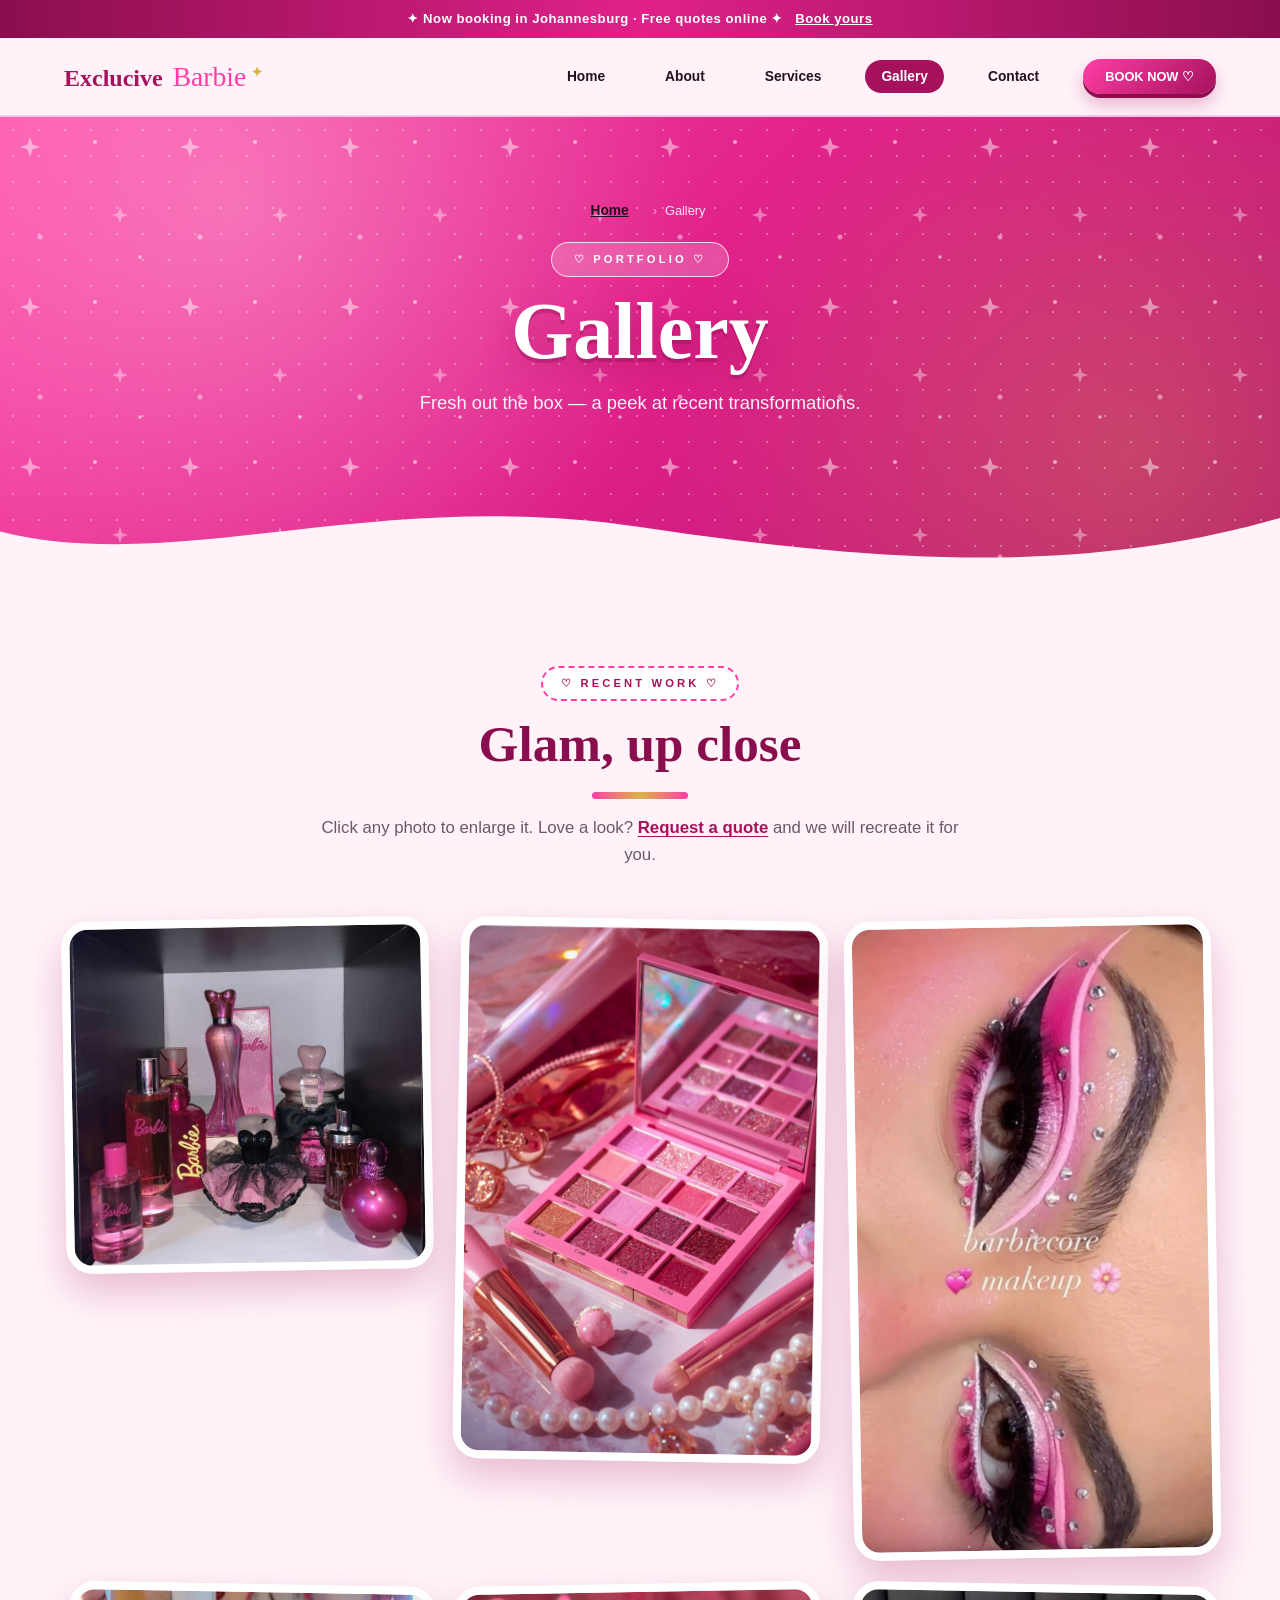
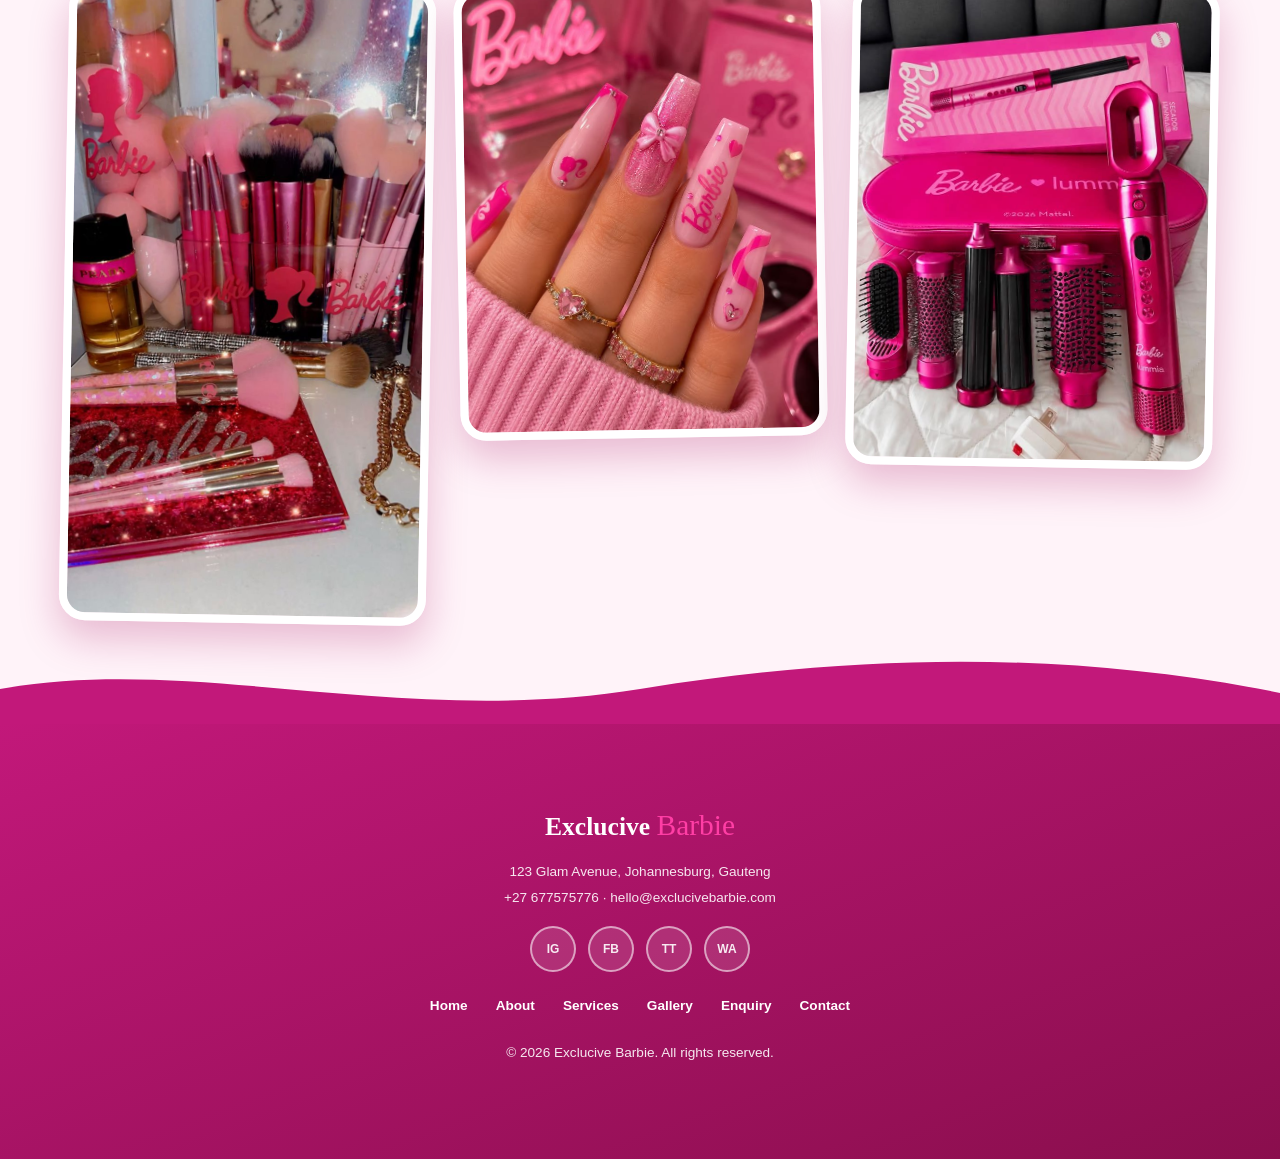
<file: gallery.html>
﻿<!DOCTYPE html>
<html lang="en-ZA">
<head>
<meta charset="UTF-8">
<meta name="viewport" content="width=device-width, initial-scale=1.0">
<title>Gallery | Hair, Makeup &amp; Nail Art Portfolio — Exclucive Barbie</title>
<meta name="description" content="See recent hair, makeup and nail art transformations from Exclucive Barbie in Johannesburg. Click any photo to enlarge.">
<meta name="keywords" content="hair gallery, makeup looks, nail art designs, barbiecore makeup, glam portfolio Johannesburg">
<meta name="author" content="Exclucive Barbie">
<meta name="robots" content="index, follow">
<meta name="theme-color" content="#A5115C">
<meta http-equiv="Content-Security-Policy" content="default-src 'self'; script-src 'self' https://unpkg.com; style-src 'self' 'unsafe-inline' https://fonts.googleapis.com https://unpkg.com; font-src https://fonts.gstatic.com; img-src 'self' data: https://*.openstreetmap.org https://unpkg.com; connect-src 'self'; object-src 'none'; base-uri 'self'; form-action 'self' mailto:">
<meta name="referrer" content="strict-origin-when-cross-origin">
<link rel="canonical" href="https://exclucive-barbie.netlify.app/gallery.html">
<link rel="icon" href="favicon.svg" type="image/svg+xml">
<meta property="og:type" content="website">
<meta property="og:site_name" content="Exclucive Barbie">
<meta property="og:title" content="Gallery | Hair, Makeup &amp; Nail Art Portfolio — Exclucive Barbie">
<meta property="og:description" content="See recent hair, makeup and nail art transformations from Exclucive Barbie in Johannesburg. Click any photo to enlarge.">
<meta property="og:url" content="https://exclucive-barbie.netlify.app/gallery.html">
<meta property="og:locale" content="en_ZA">
<meta name="twitter:card" content="summary">
<link rel="preconnect" href="https://fonts.googleapis.com">
<link rel="preconnect" href="https://fonts.gstatic.com" crossorigin>
<link href="https://fonts.googleapis.com/css2?family=Bodoni+Moda:ital,opsz,wght@0,6..96,400..900;1,6..96,400..900&family=Manrope:wght@400;500;600;700;800&family=Pacifico&display=swap" rel="stylesheet">
<link rel="stylesheet" href="./css/styles.css">
</head>
<body>
<a href="#main" class="skip-link">Skip to main content</a>
<div class="topbar">✦ Now booking in Johannesburg · Free quotes online ✦ <a href="enquiry.html">Book yours</a></div>
<header class="site-header">
  <a href="index.html" class="logo" aria-label="Exclucive Barbie — home">Exclucive <span>Barbie</span></a>
  <button class="menu-btn" type="button" aria-label="Toggle menu" aria-expanded="false" aria-controls="nav-list"><span></span><span></span><span></span></button>
  <nav aria-label="Main navigation">
    <ul id="nav-list"><li><a href="index.html">Home</a></li><li><a href="about.html">About</a></li><li><a href="service.html">Services</a></li><li><a href="gallery.html" aria-current="page">Gallery</a></li><li><a href="contact.html">Contact</a></li><li><a href="enquiry.html" class="nav-cta">Book Now</a></li></ul>
  </nav>
</header>

<main id="main">
<section class="page-hero">
  <nav class="breadcrumb" aria-label="Breadcrumb"><ol><li><a href="index.html">Home</a></li><li aria-current="page">Gallery</li></ol></nav>
  <span class="eyebrow">Portfolio</span>
  <h1>Gallery</h1>
  <p>Fresh out the box — a peek at recent transformations.</p>
</section>

<section class="white-bg" aria-labelledby="gallery-title">
  <div class="section-head">
    <span class="eyebrow">Recent Work</span>
    <h2 id="gallery-title">Glam, up close</h2>
    <p>Click any photo to enlarge it. Love a look? <a class="text-link" href="enquiry.html">Request a quote</a> and we will recreate it for you.</p>
  </div>
  <div class="grid-3">
    <button type="button" class="gallery-item" data-caption="Fragrance shelf" aria-label="Enlarge photo: Fragrance shelf">
      <img src="images/gallery-perfume.jpg" alt="Collection of pink Barbie-themed perfume bottles on a shelf" width="736" height="706" class="" loading="lazy" decoding="async">
    </button>
    <button type="button" class="gallery-item" data-caption="Glitter eyeshadow palette" aria-label="Enlarge photo: Glitter eyeshadow palette">
      <img src="images/gallery-eyeshadow.jpg" alt="Pink glitter eyeshadow palette with pearls and makeup brushes" width="736" height="1104" class="" loading="lazy" decoding="async">
    </button>
    <button type="button" class="gallery-item" data-caption="Barbiecore eye makeup" aria-label="Enlarge photo: Barbiecore eye makeup">
      <img src="[data-uri]" alt="Barbiecore pink eye makeup with rhinestones" width="736" height="1308" class="" loading="lazy" decoding="async">
    </button>
    <button type="button" class="gallery-item" data-caption="Professional makeup brushes" aria-label="Enlarge photo: Professional makeup brushes">
      <img src="images/gallery-brushes.jpg" alt="Pink makeup brushes and beauty sponges in clear holders" width="736" height="1308" class="" loading="lazy" decoding="async">
    </button>
    <button type="button" class="gallery-item" data-caption="Barbie nail art" aria-label="Enlarge photo: Barbie nail art">
      <img src="images/gallery-nail-art.jpg" alt="Long pink nails with Barbie nail art, a 3D bow and heart designs" width="735" height="919" class="" loading="lazy" decoding="async">
    </button>
    <button type="button" class="gallery-item" data-caption="Hair styling tools" aria-label="Enlarge photo: Hair styling tools">
      <img src="images/gallery-hairstyler.jpg" alt="Pink hair airstyler set with brush attachments and carry case" width="736" height="981" class="" loading="lazy" decoding="async">
    </button>
  </div>
</section>
</main>

<footer>
  <div class="footer-logo">Exclucive <span>Barbie</span></div>
  <address style="font-style:normal">
    <p>123 Glam Avenue, Johannesburg, Gauteng</p>
    <p><a href="tel:+27677575776">+27 677575776</a> · <a href="mailto:hello@exclucivebarbie.com">hello@exclucivebarbie.com</a></p>
  </address>
  <div class="socials"><a href="https://www.instagram.com/" target="_blank" rel="noopener noreferrer" aria-label="Instagram (opens in a new tab)">IG</a><a href="https://www.facebook.com/" target="_blank" rel="noopener noreferrer" aria-label="Facebook (opens in a new tab)">FB</a><a href="https://www.tiktok.com/" target="_blank" rel="noopener noreferrer" aria-label="TikTok (opens in a new tab)">TT</a><a href="https://wa.me/27677575776" target="_blank" rel="noopener noreferrer" aria-label="WhatsApp (opens in a new tab)">WA</a></div>
  <nav class="foot-links" aria-label="Footer navigation">
    <a href="index.html">Home</a><a href="about.html">About</a><a href="service.html">Services</a><a href="gallery.html">Gallery</a><a href="enquiry.html">Enquiry</a><a href="contact.html">Contact</a>
  </nav>
  <p>© <span data-year>2026</span> Exclucive Barbie. All rights reserved.</p>
</footer>
<script src="./js/data.js" defer></script>
<script src="./js/script.js" defer></script>
</body>
</html>
</file>
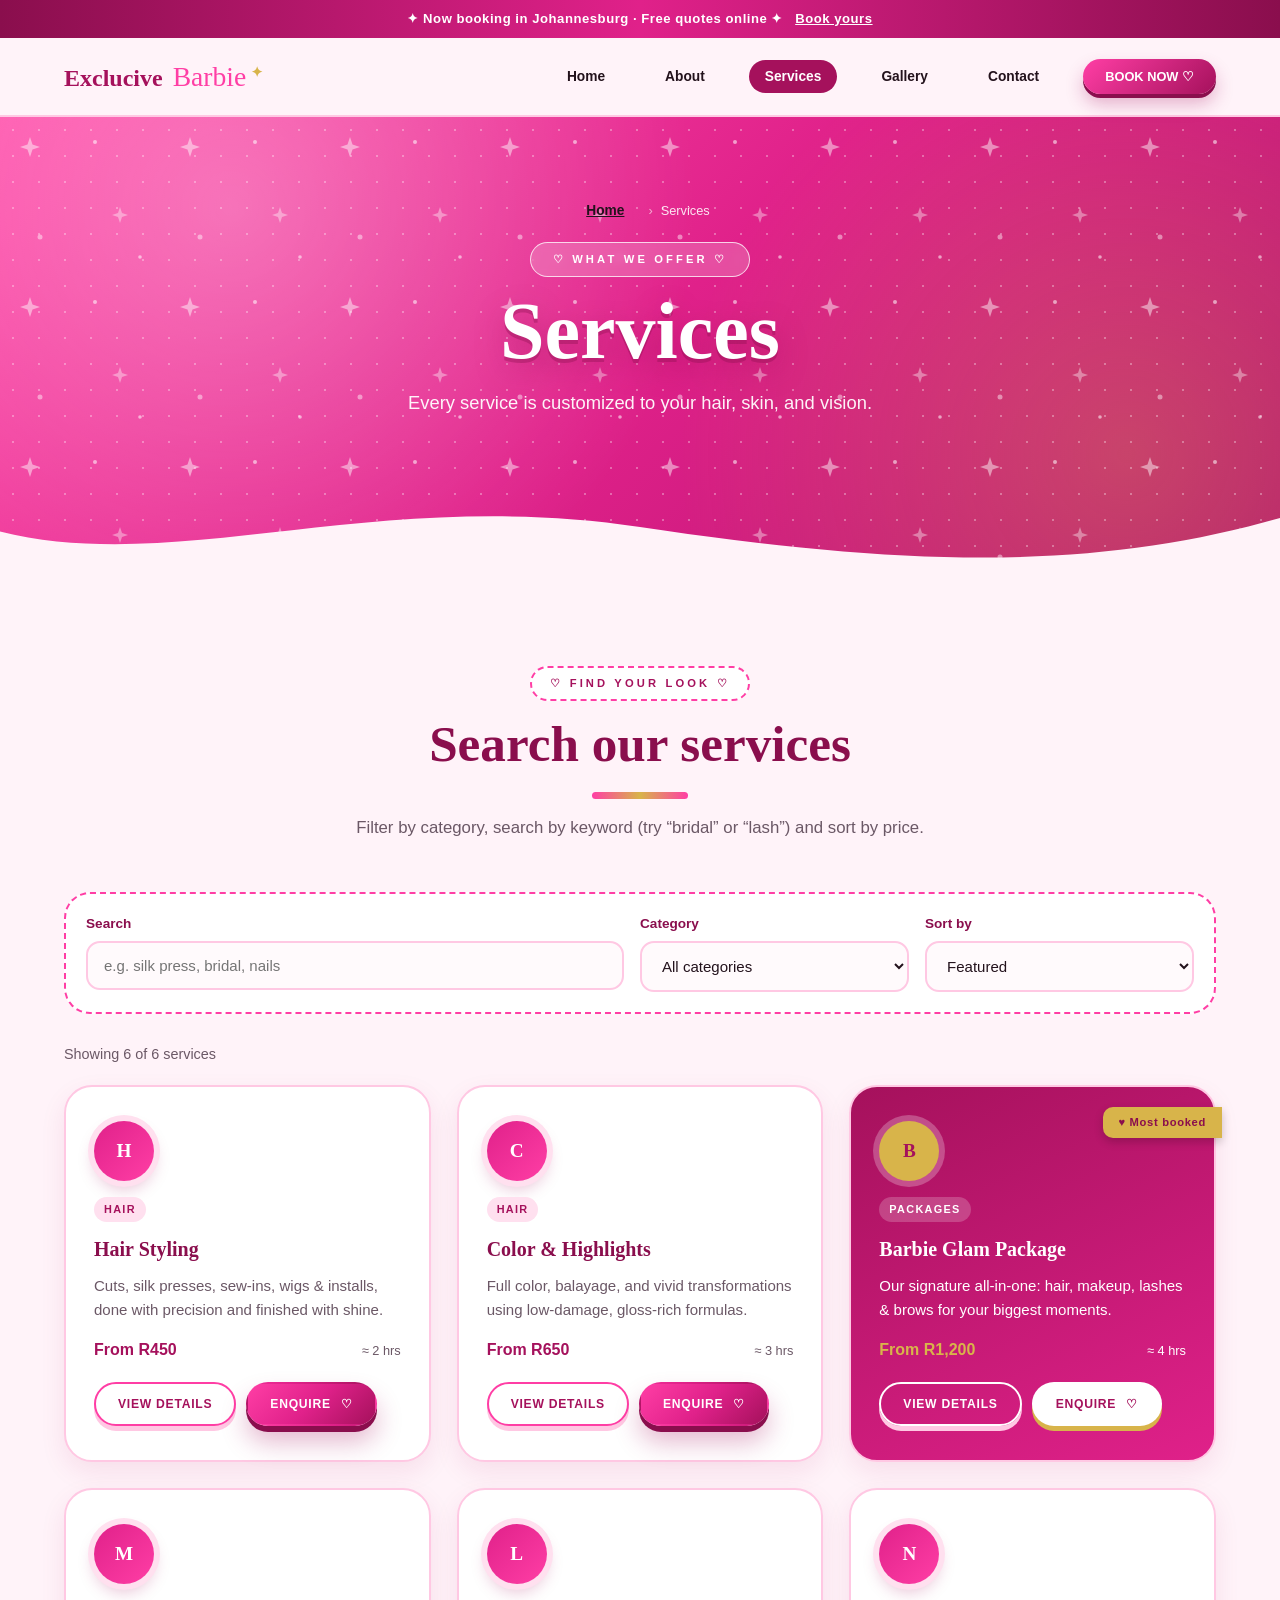
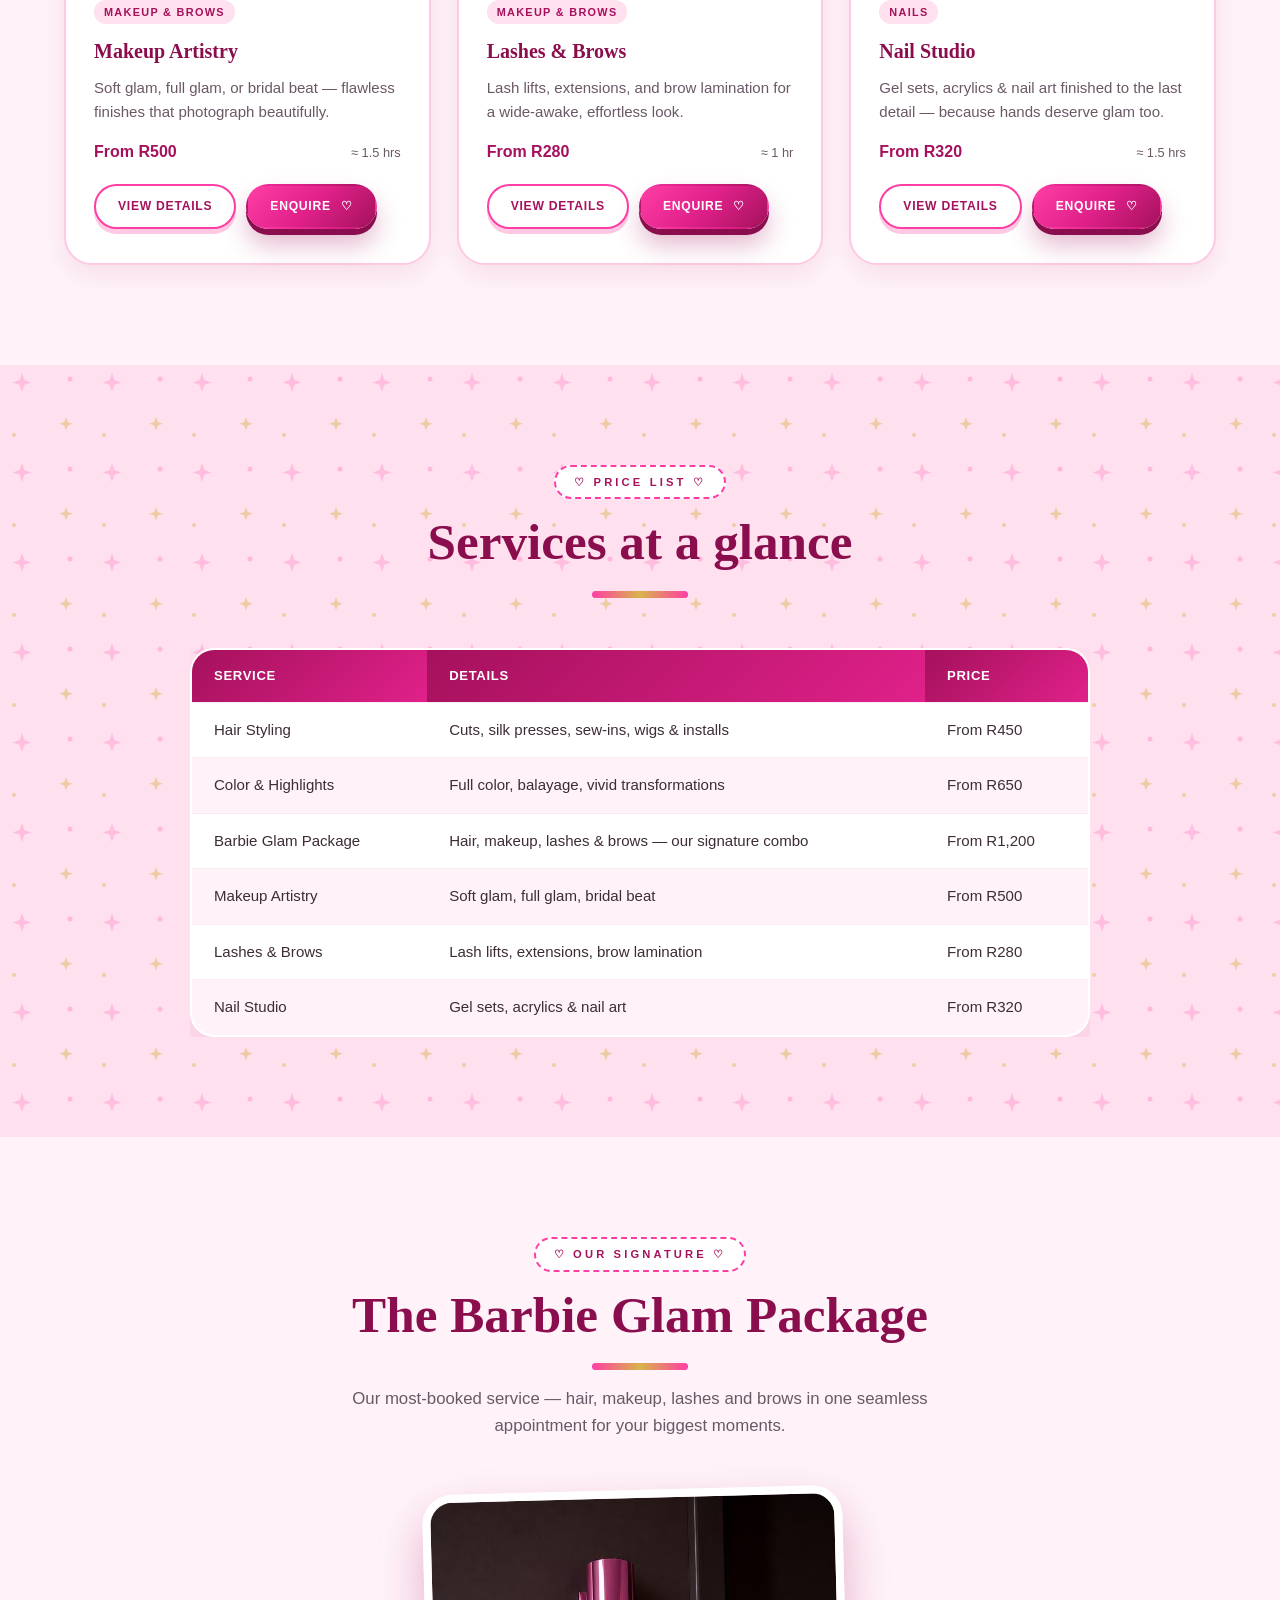
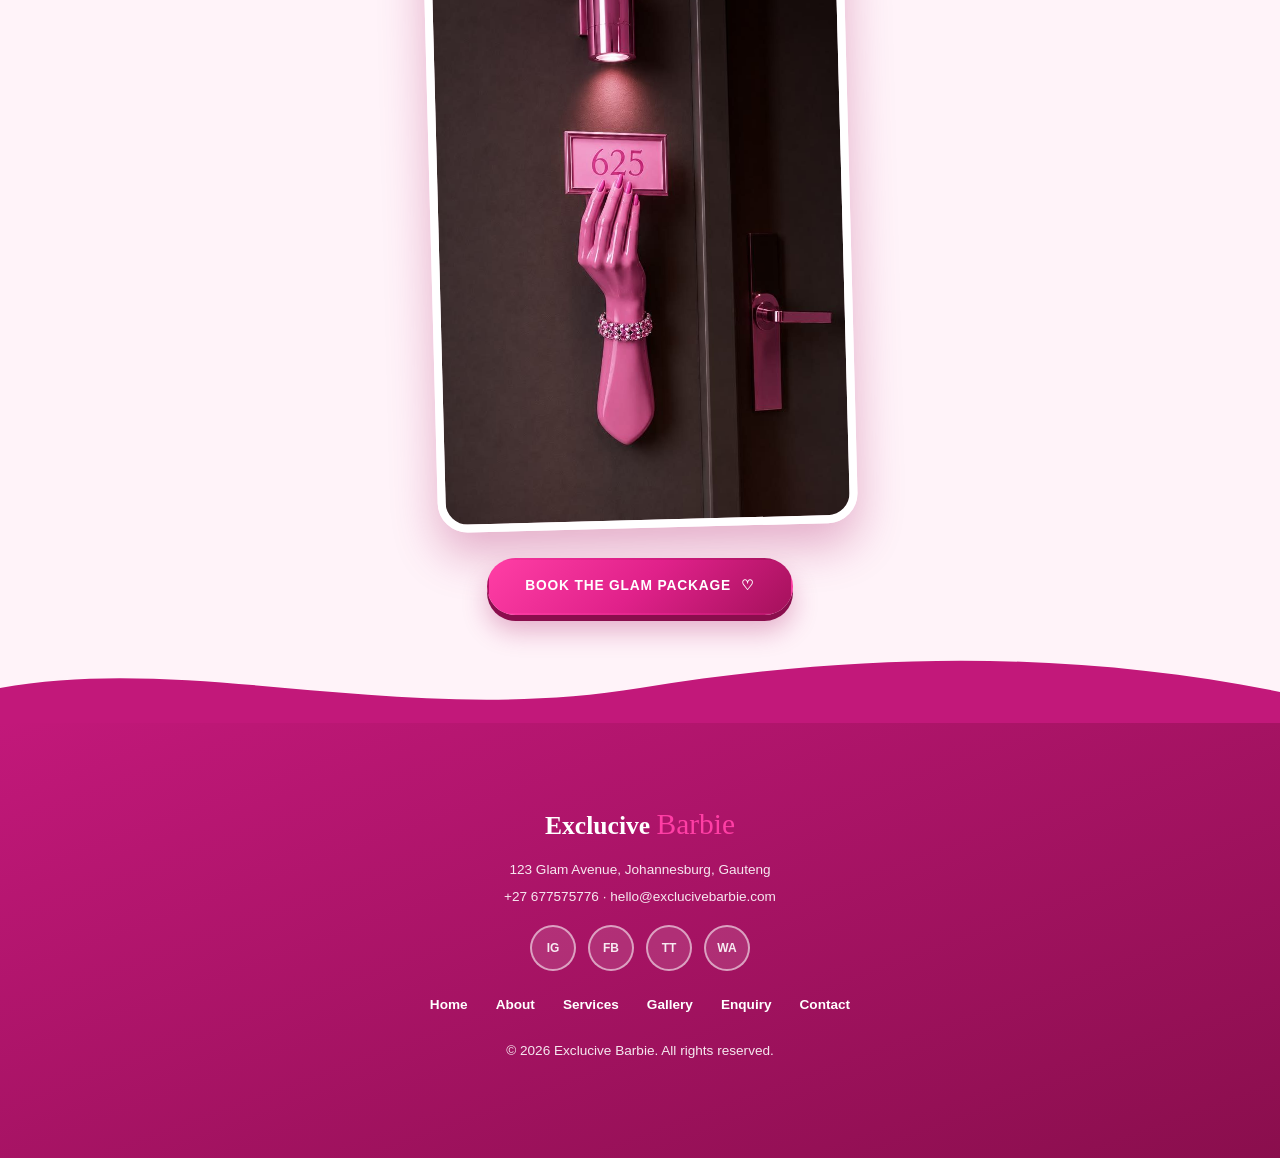
<file: service.html>
<!DOCTYPE html>
<html lang="en-ZA">
<head>
<meta charset="UTF-8">
<meta name="viewport" content="width=device-width, initial-scale=1.0">
<title>Hair, Makeup &amp; Nail Services Johannesburg | Exclucive Barbie</title>
<meta name="description" content="Browse hair styling, colour, bridal makeup, lashes, brows and nail services in Johannesburg. Search, filter and get your free quote online.">
<meta name="keywords" content="hair styling prices, silk press Johannesburg, balayage, bridal makeup, lash lift, brow lamination, gel nails, glam package">
<meta name="author" content="Exclucive Barbie">
<meta name="robots" content="index, follow">
<meta name="theme-color" content="#A5115C">
<meta http-equiv="Content-Security-Policy" content="default-src 'self'; script-src 'self' https://unpkg.com; style-src 'self' 'unsafe-inline' https://fonts.googleapis.com https://unpkg.com; font-src https://fonts.gstatic.com; img-src 'self' data: https://*.openstreetmap.org https://unpkg.com; connect-src 'self'; object-src 'none'; base-uri 'self'; form-action 'self' mailto:">
<meta name="referrer" content="strict-origin-when-cross-origin">
<link rel="canonical" href="https://exclucive-barbie.netlify.app/service.html">
<link rel="icon" href="favicon.svg" type="image/svg+xml">
<meta property="og:type" content="website">
<meta property="og:site_name" content="Exclucive Barbie">
<meta property="og:title" content="Hair, Makeup &amp; Nail Services Johannesburg | Exclucive Barbie">
<meta property="og:description" content="Browse hair styling, colour, bridal makeup, lashes, brows and nail services in Johannesburg. Search, filter and get your free quote online.">
<meta property="og:url" content="https://exclucive-barbie.netlify.app/service.html">
<meta property="og:locale" content="en_ZA">
<meta name="twitter:card" content="summary">
<link rel="preconnect" href="https://fonts.googleapis.com">
<link rel="preconnect" href="https://fonts.gstatic.com" crossorigin>
<link href="https://fonts.googleapis.com/css2?family=Bodoni+Moda:ital,opsz,wght@0,6..96,400..900;1,6..96,400..900&family=Manrope:wght@400;500;600;700;800&family=Pacifico&display=swap" rel="stylesheet">
<link rel="stylesheet" href="./css/styles.css">
</head>
<body>
<a href="#main" class="skip-link">Skip to main content</a>
<div class="topbar">✦ Now booking in Johannesburg · Free quotes online ✦ <a href="enquiry.html">Book yours</a></div>
<header class="site-header">
  <a href="index.html" class="logo" aria-label="Exclucive Barbie — home">Exclucive <span>Barbie</span></a>
  <button class="menu-btn" type="button" aria-label="Toggle menu" aria-expanded="false" aria-controls="nav-list"><span></span><span></span><span></span></button>
  <nav aria-label="Main navigation">
    <ul id="nav-list"><li><a href="index.html">Home</a></li><li><a href="about.html">About</a></li><li><a href="service.html" aria-current="page">Services</a></li><li><a href="gallery.html">Gallery</a></li><li><a href="contact.html">Contact</a></li><li><a href="enquiry.html" class="nav-cta">Book Now</a></li></ul>
  </nav>
</header>

<main id="main">
<section class="page-hero">
  <nav class="breadcrumb" aria-label="Breadcrumb"><ol><li><a href="index.html">Home</a></li><li aria-current="page">Services</li></ol></nav>
  <span class="eyebrow">What We Offer</span>
  <h1>Services</h1>
  <p>Every service is customized to your hair, skin, and vision.</p>
</section>

<section class="white-bg" aria-labelledby="catalog-title">
  <div class="section-head">
    <span class="eyebrow">Find Your Look</span>
    <h2 id="catalog-title">Search our services</h2>
    <p>Filter by category, search by keyword (try “bridal” or “lash”) and sort by price.</p>
  </div>
  <div class="toolbar" role="search">
    <div class="field">
      <label for="service-search">Search</label>
      <input id="service-search" type="search" placeholder="e.g. silk press, bridal, nails" maxlength="60" autocomplete="off">
    </div>
    <div class="field">
      <label for="service-category">Category</label>
      <select id="service-category"><option value="">All categories</option></select>
    </div>
    <div class="field">
      <label for="service-sort">Sort by</label>
      <select id="service-sort">
        <option value="default">Featured</option>
        <option value="name-asc">Name: A–Z</option>
        <option value="name-desc">Name: Z–A</option>
        <option value="price-asc">Price: low to high</option>
        <option value="price-desc">Price: high to low</option>
        <option value="duration-asc">Shortest appointment</option>
      </select>
    </div>
  </div>
  <div class="catalog-status"><span id="service-count" aria-live="polite">Loading services…</span></div>
  <div id="service-grid" class="grid-3"><noscript><p>Please enable JavaScript to browse and filter services, or see the full price list below.</p></noscript></div>
  <div id="service-empty" class="empty-state" hidden>
    <h3>No matching services</h3>
    <p>Try a different keyword or category — or <a class="text-link" href="contact.html">ask us</a> about a custom look.</p>
    <button id="service-clear" type="button" class="btn-outline btn-sm">Clear filters</button>
  </div>
</section>

<section class="blush-bg" aria-labelledby="price-title">
  <div class="section-head">
    <span class="eyebrow">Price List</span>
    <h2 id="price-title">Services at a glance</h2>
  </div>
  <div class="table-wrap">
  <table class="pricing">
    <caption class="sr-only">Exclucive Barbie services and starting prices</caption>
    <thead><tr><th scope="col">Service</th><th scope="col">Details</th><th scope="col">Price</th></tr></thead>
    <tbody><tr><td>Hair Styling</td><td>Cuts, silk presses, sew-ins, wigs &amp; installs</td><td>From R450</td></tr><tr><td>Color &amp; Highlights</td><td>Full color, balayage, vivid transformations</td><td>From R650</td></tr><tr><td>Barbie Glam Package</td><td>Hair, makeup, lashes &amp; brows — our signature combo</td><td>From R1,200</td></tr><tr><td>Makeup Artistry</td><td>Soft glam, full glam, bridal beat</td><td>From R500</td></tr><tr><td>Lashes &amp; Brows</td><td>Lash lifts, extensions, brow lamination</td><td>From R280</td></tr><tr><td>Nail Studio</td><td>Gel sets, acrylics &amp; nail art</td><td>From R320</td></tr></tbody>
  </table>
  </div>
</section>

<section class="white-bg" aria-labelledby="sig-title">
  <div class="section-head">
    <span class="eyebrow">Our Signature</span>
    <h2 id="sig-title">The Barbie Glam Package</h2>
    <p>Our most-booked service — hair, makeup, lashes and brows in one seamless appointment for your biggest moments.</p>
  </div>
  <div class="center-cta" style="margin-top:0">
    <img src="[data-uri]" alt="Pink mannequin hand holding a door number sign at a luxury pink studio entrance" width="736" height="1134" class="photo photo-sm" loading="lazy" decoding="async">
    <a href="enquiry.html?service=glam-package" class="btn-solid">Book The Glam Package</a>
  </div>
</section>
</main>

<footer>
  <div class="footer-logo">Exclucive <span>Barbie</span></div>
  <address style="font-style:normal">
    <p>123 Glam Avenue, Johannesburg, Gauteng</p>
    <p><a href="tel:+27677575776">+27 677575776</a> · <a href="mailto:hello@exclucivebarbie.com">hello@exclucivebarbie.com</a></p>
  </address>
  <div class="socials"><a href="https://www.instagram.com/" target="_blank" rel="noopener noreferrer" aria-label="Instagram (opens in a new tab)">IG</a><a href="https://www.facebook.com/" target="_blank" rel="noopener noreferrer" aria-label="Facebook (opens in a new tab)">FB</a><a href="https://www.tiktok.com/" target="_blank" rel="noopener noreferrer" aria-label="TikTok (opens in a new tab)">TT</a><a href="https://wa.me/27677575776" target="_blank" rel="noopener noreferrer" aria-label="WhatsApp (opens in a new tab)">WA</a></div>
  <nav class="foot-links" aria-label="Footer navigation">
    <a href="index.html">Home</a><a href="about.html">About</a><a href="service.html">Services</a><a href="gallery.html">Gallery</a><a href="enquiry.html">Enquiry</a><a href="contact.html">Contact</a>
  </nav>
  <p>© <span data-year>2026</span> Exclucive Barbie. All rights reserved.</p>
</footer>
<script src="./js/data.js" defer></script>
<script src="./js/script.js" defer></script>
</body>
</html>
</file>
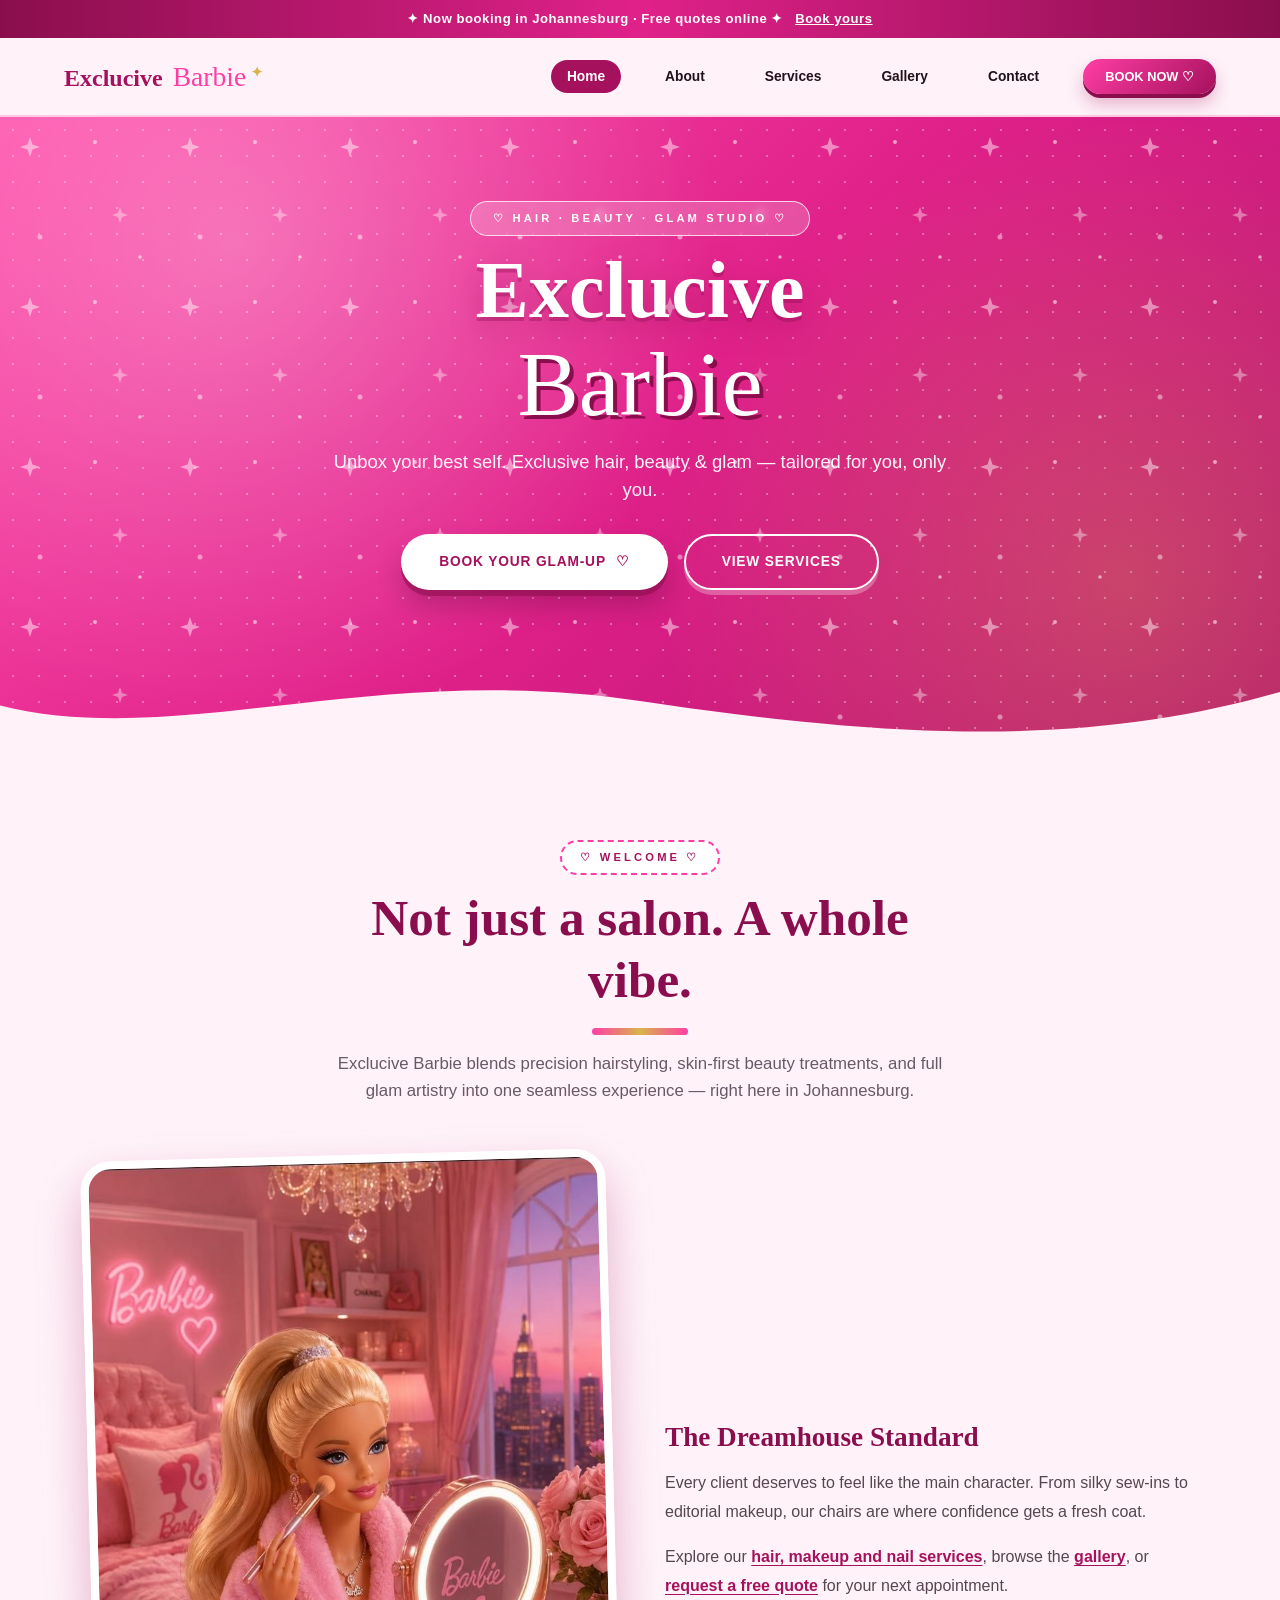
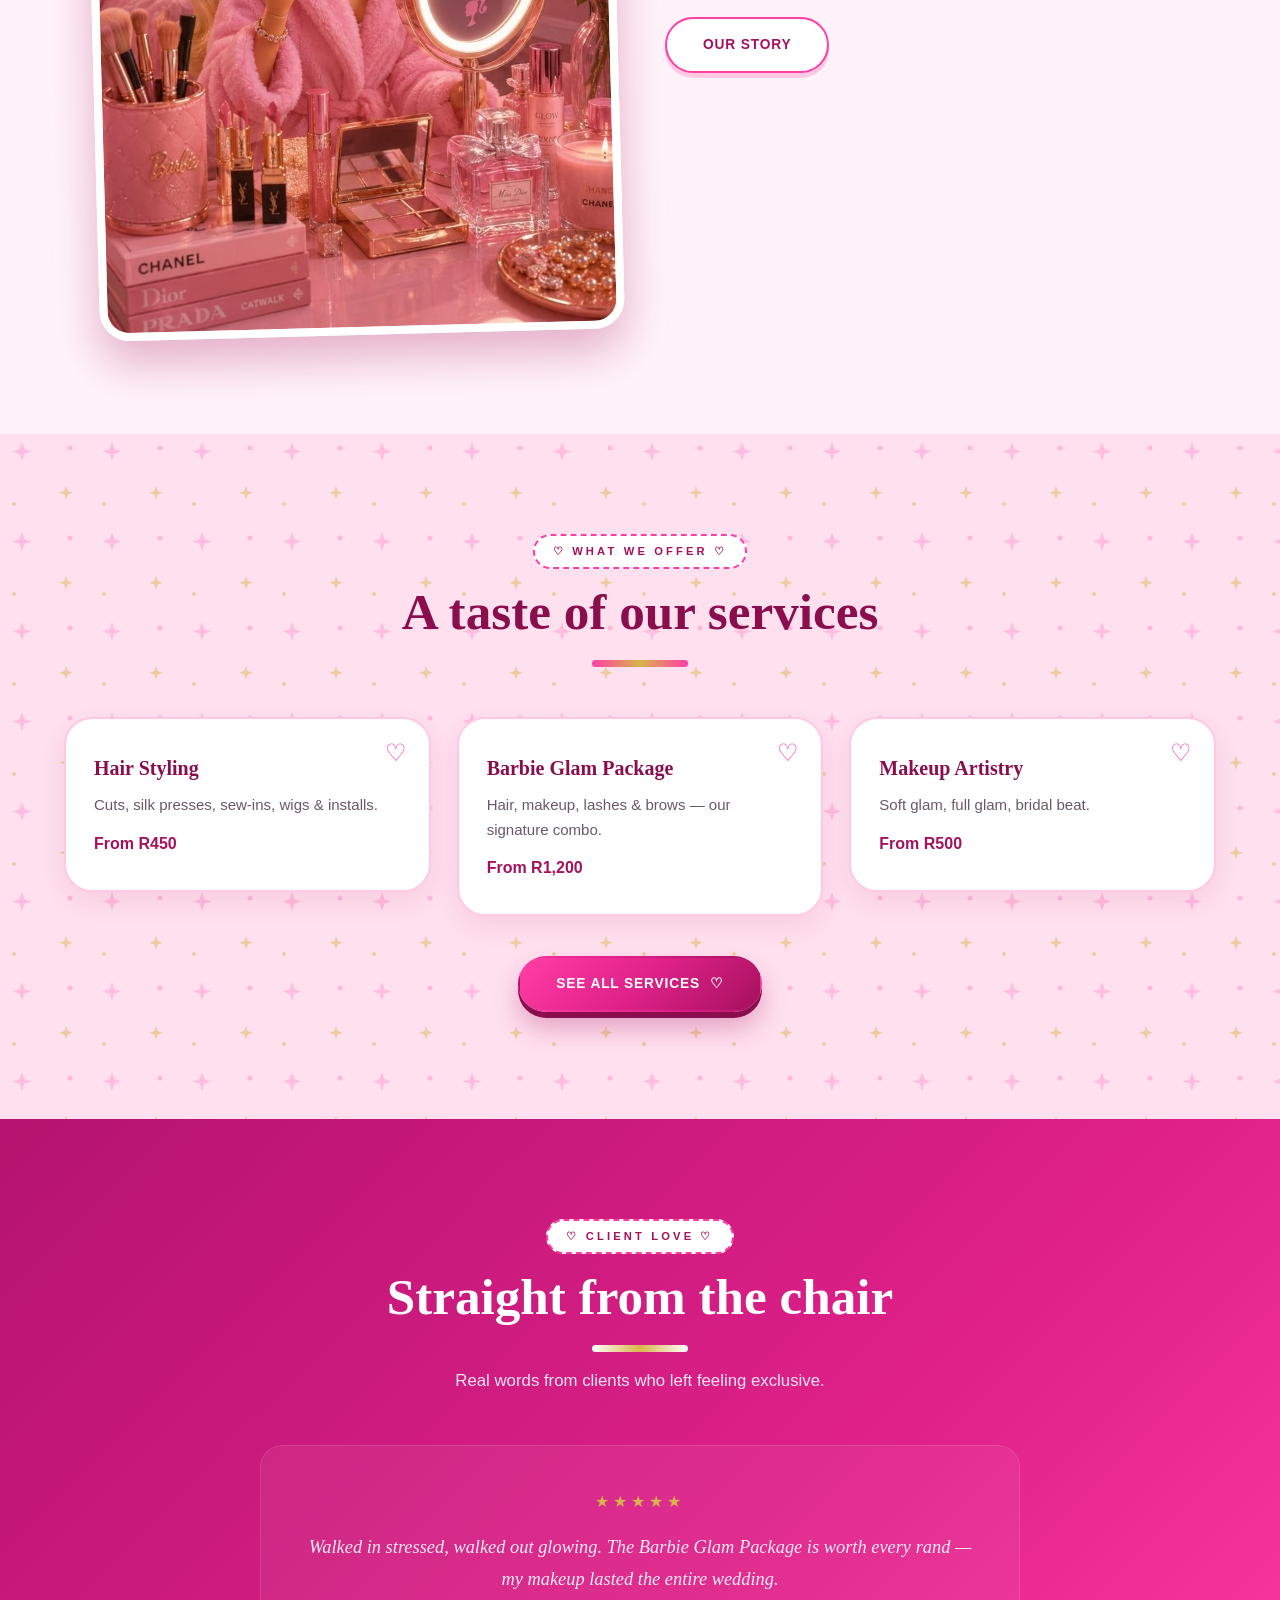
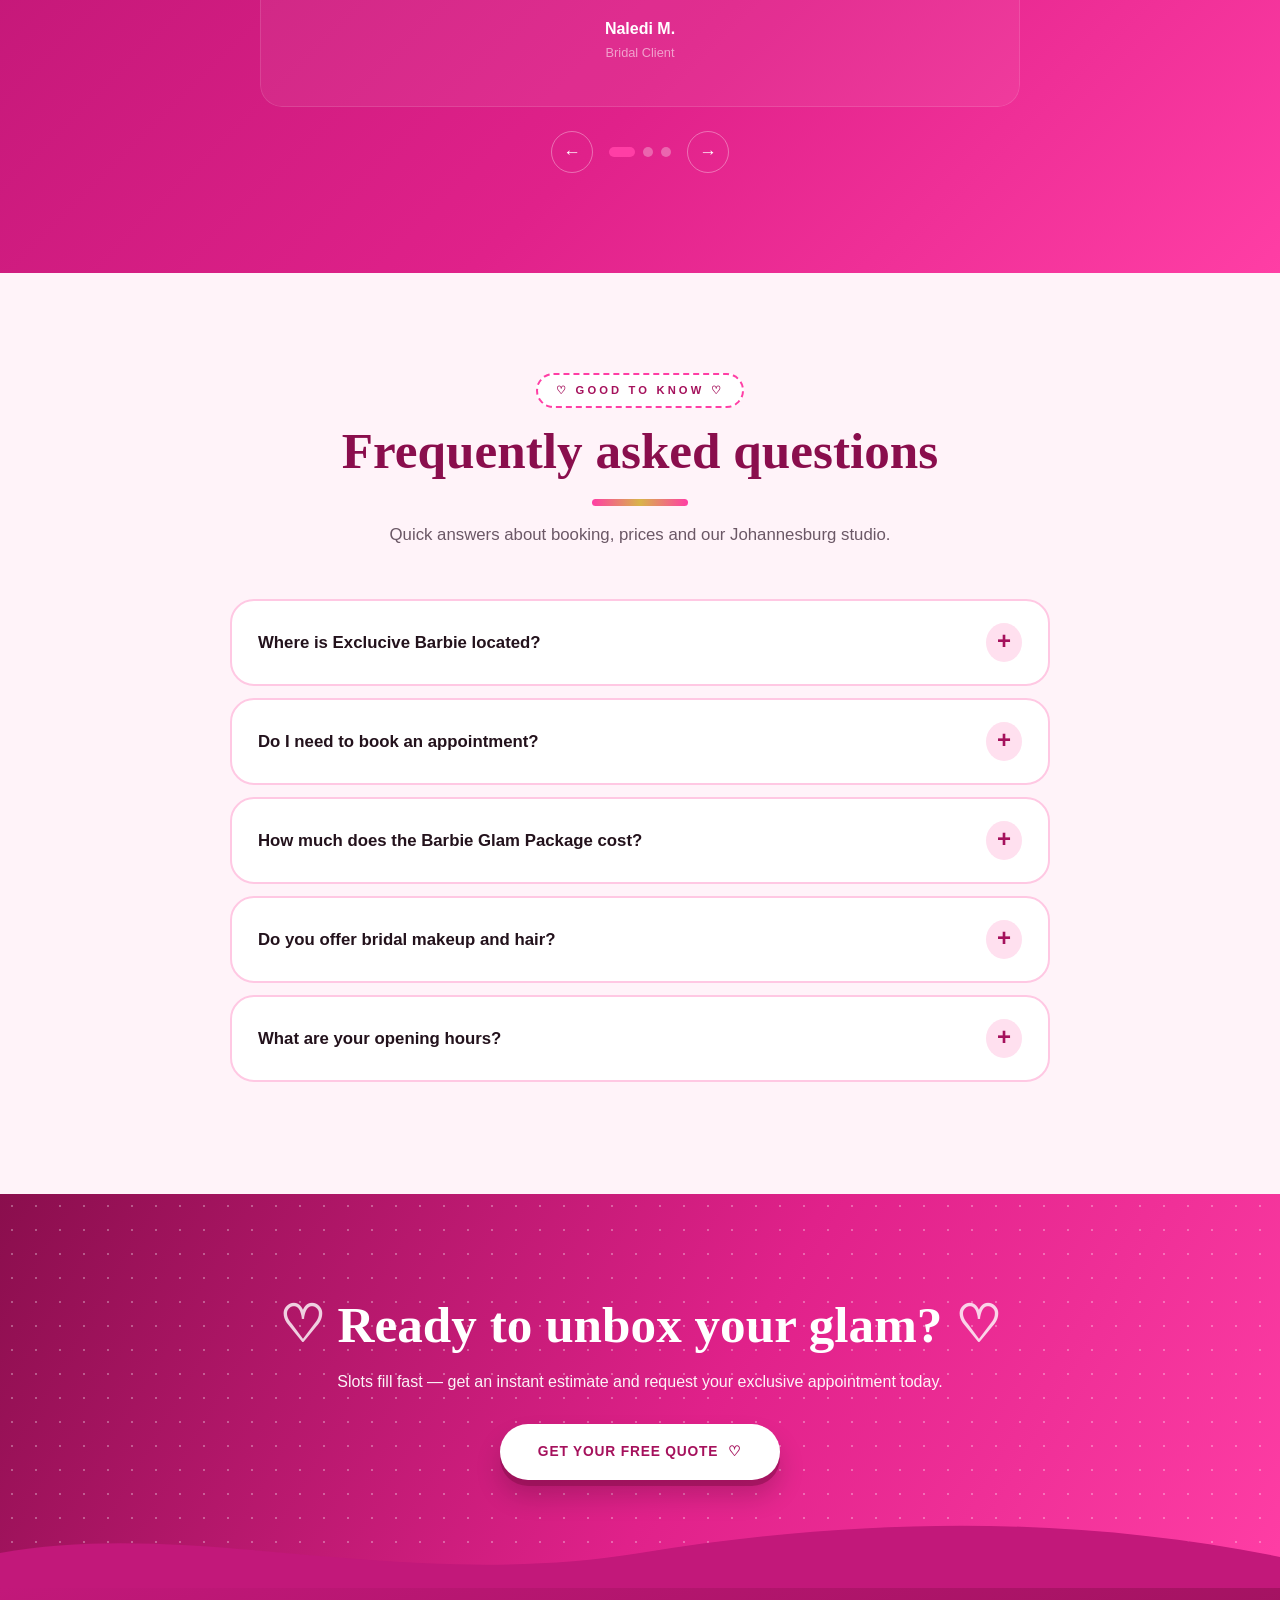
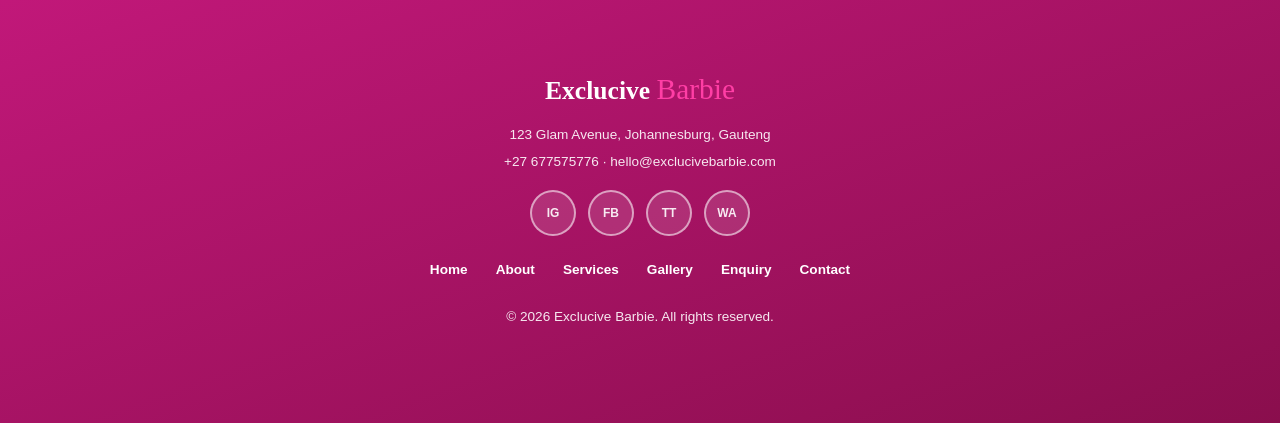
<file: website.html>
<!DOCTYPE html>
<html lang="en-ZA">
<head>
<meta charset="UTF-8">
<meta name="viewport" content="width=device-width, initial-scale=1.0">
<title>Exclucive Barbie | Hair, Makeup &amp; Nail Studio Johannesburg</title>
<meta name="description" content="Luxury hair salon, makeup and nail studio in Johannesburg. Silk presses, wig installs, bridal makeup, lashes and nails. Book your glam-up today.">
<meta name="keywords" content="hair salon Johannesburg, makeup artist Johannesburg, bridal makeup, silk press, wig installation, lash extensions, nail studio, Barbie glam package">
<meta name="author" content="Exclucive Barbie">
<meta name="robots" content="index, follow">
<meta name="theme-color" content="#A5115C">
<meta http-equiv="Content-Security-Policy" content="default-src 'self'; script-src 'self' https://unpkg.com; style-src 'self' 'unsafe-inline' https://fonts.googleapis.com https://unpkg.com; font-src https://fonts.gstatic.com; img-src 'self' data: https://*.openstreetmap.org https://unpkg.com; connect-src 'self'; object-src 'none'; base-uri 'self'; form-action 'self' mailto:">
<meta name="referrer" content="strict-origin-when-cross-origin">
<link rel="canonical" href="https://exclucive-barbie.netlify.app/website.html">
<link rel="icon" href="favicon.svg" type="image/svg+xml">
<meta property="og:type" content="website">
<meta property="og:site_name" content="Exclucive Barbie">
<meta property="og:title" content="Exclucive Barbie | Hair, Makeup &amp; Nail Studio Johannesburg">
<meta property="og:description" content="Luxury hair salon, makeup and nail studio in Johannesburg. Silk presses, wig installs, bridal makeup, lashes and nails. Book your glam-up today.">
<meta property="og:url" content="https://exclucive-barbie.netlify.app/website.html">
<meta property="og:locale" content="en_ZA">
<meta name="twitter:card" content="summary">
<link rel="preconnect" href="https://fonts.googleapis.com">
<link rel="preconnect" href="https://fonts.gstatic.com" crossorigin>
<link href="https://fonts.googleapis.com/css2?family=Bodoni+Moda:ital,opsz,wght@0,6..96,400..900;1,6..96,400..900&family=Manrope:wght@400;500;600;700;800&family=Pacifico&display=swap" rel="stylesheet">
<link rel="stylesheet" href="./css/styles.css">
<noscript><style>.accordion-panel{grid-template-rows:1fr}</style></noscript>
<script type="application/ld+json">{"@context": "https://schema.org", "@type": "HairSalon", "name": "Exclucive Barbie", "description": "Luxury hair salon, makeup and nail studio in Johannesburg.", "url": "https://exclucive-barbie.netlify.app/", "telephone": "+27 677575776", "email": "hello@exclucivebarbie.com", "priceRange": "R280 - R1,200", "address": {"@type": "PostalAddress", "streetAddress": "123 Glam Avenue", "addressLocality": "Johannesburg", "addressRegion": "Gauteng", "addressCountry": "ZA"}, "geo": {"@type": "GeoCoordinates", "latitude": -26.2041, "longitude": 28.0473}, "openingHoursSpecification": [{"@type": "OpeningHoursSpecification", "dayOfWeek": ["Monday", "Tuesday", "Wednesday", "Thursday", "Friday"], "opens": "09:00", "closes": "18:00"}, {"@type": "OpeningHoursSpecification", "dayOfWeek": "Saturday", "opens": "08:00", "closes": "17:00"}], "sameAs": ["https://www.instagram.com/", "https://www.facebook.com/", "https://www.tiktok.com/"]}</script>
<script type="application/ld+json">{"@context": "https://schema.org", "@type": "FAQPage", "mainEntity": [{"@type": "Question", "name": "Where is Exclucive Barbie located?", "acceptedAnswer": {"@type": "Answer", "text": "We are a hair, makeup and nail studio at 123 Glam Avenue, Johannesburg, Gauteng. You can find us on the interactive map on our contact page."}}, {"@type": "Question", "name": "Do I need to book an appointment?", "acceptedAnswer": {"@type": "Answer", "text": "Yes — appointments keep every service unhurried. Use our enquiry page to get an instant estimate and request your slot, and we will confirm within 24 hours."}}, {"@type": "Question", "name": "How much does the Barbie Glam Package cost?", "acceptedAnswer": {"@type": "Answer", "text": "The Barbie Glam Package starts from R1,200 and combines hair, makeup, lashes and brows in one appointment of about 4 hours."}}, {"@type": "Question", "name": "Do you offer bridal makeup and hair?", "acceptedAnswer": {"@type": "Answer", "text": "Yes. Our makeup artistry service includes a bridal beat, and the Barbie Glam Package is our most-booked option for weddings and big events."}}, {"@type": "Question", "name": "What are your opening hours?", "acceptedAnswer": {"@type": "Answer", "text": "We are open Monday to Friday 9am to 6pm, Saturday 8am to 5pm, and Sunday by appointment."}}]}</script>
</head>
<body>
<a href="#main" class="skip-link">Skip to main content</a>
<div class="topbar">✦ Now booking in Johannesburg · Free quotes online ✦ <a href="enquiry.html">Book yours</a></div>
<header class="site-header">
  <a href="index.html" class="logo" aria-label="Exclucive Barbie — home">Exclucive <span>Barbie</span></a>
  <button class="menu-btn" type="button" aria-label="Toggle menu" aria-expanded="false" aria-controls="nav-list"><span></span><span></span><span></span></button>
  <nav aria-label="Main navigation">
    <ul id="nav-list"><li><a href="index.html" aria-current="page">Home</a></li><li><a href="about.html">About</a></li><li><a href="service.html">Services</a></li><li><a href="gallery.html">Gallery</a></li><li><a href="contact.html">Contact</a></li><li><a href="enquiry.html" class="nav-cta">Book Now</a></li></ul>
  </nav>
</header>

<main id="main">
<section class="page-hero">
  <span class="eyebrow">Hair · Beauty · Glam Studio</span>
  <h1>Exclucive <span class="script">Barbie</span></h1>
  <p>Unbox your best self. Exclusive hair, beauty &amp; glam — tailored for you, only you.</p>
  <div class="hero-ctas">
    <a href="enquiry.html" class="btn-light">Book Your Glam-Up</a>
    <a href="service.html" class="btn-outline-light">View Services</a>
  </div>
</section>

<section class="white-bg" aria-labelledby="welcome-title">
  <div class="section-head">
    <span class="eyebrow">Welcome</span>
    <h2 id="welcome-title">Not just a salon. A whole vibe.</h2>
    <p>Exclucive Barbie blends precision hairstyling, skin-first beauty treatments, and full glam artistry into one seamless experience — right here in Johannesburg.</p>
  </div>
  <div class="grid-2">
    <img src="images/studio-vanity.jpg" alt="Barbie-inspired pink glam vanity with makeup brushes, lighted mirror and perfume" width="736" height="1104" class="photo" loading="lazy" decoding="async">
    <div>
      <h3 class="lead-title">The Dreamhouse Standard</h3>
      <p class="body-copy">Every client deserves to feel like the main character. From silky sew-ins to editorial makeup, our chairs are where confidence gets a fresh coat.</p>
      <p class="body-copy">Explore our <a href="service.html">hair, makeup and nail services</a>, browse the <a href="gallery.html">gallery</a>, or <a href="enquiry.html">request a free quote</a> for your next appointment.</p>
      <a href="about.html" class="btn-outline">Our Story</a>
    </div>
  </div>
</section>

<section class="blush-bg" aria-labelledby="offer-title">
  <div class="section-head">
    <span class="eyebrow">What We Offer</span>
    <h2 id="offer-title">A taste of our services</h2>
  </div>
  <div class="grid-3">
    <article class="card">
      <h3>Hair Styling</h3>
      <p>Cuts, silk presses, sew-ins, wigs & installs.</p>
      <span class="price">From R450</span>
    </article>
    <article class="card">
      <h3>Barbie Glam Package</h3>
      <p>Hair, makeup, lashes & brows — our signature combo.</p>
      <span class="price">From R1,200</span>
    </article>
    <article class="card">
      <h3>Makeup Artistry</h3>
      <p>Soft glam, full glam, bridal beat.</p>
      <span class="price">From R500</span>
    </article>
  </div>
  <div class="center-cta"><a href="service.html" class="btn-solid">See All Services</a></div>
</section>

<section class="dark-bg" aria-labelledby="love-title">
  <div class="section-head">
    <span class="eyebrow">Client Love</span>
    <h2 id="love-title">Straight from the chair</h2>
    <p>Real words from clients who left feeling exclusive.</p>
  </div>
  <div id="testimonial-slider" class="t-slider"><div class="t-static"><figure class="t-card"><div class="stars" role="img" aria-label="5 out of 5 stars">★★★★★</div><blockquote><p>Walked in stressed, walked out glowing. The Barbie Glam Package is worth every rand — my makeup lasted the entire wedding.</p></blockquote><figcaption><span class="t-name">Naledi M.</span><span class="t-role">Bridal Client</span></figcaption></figure><figure class="t-card"><div class="stars" role="img" aria-label="5 out of 5 stars">★★★★★</div><blockquote><p>My silk press has never laid this flat. The attention to detail here is unmatched, and the studio itself is so pretty to sit in.</p></blockquote><figcaption><span class="t-name">Amara K.</span><span class="t-role">Regular Client</span></figcaption></figure><figure class="t-card"><div class="stars" role="img" aria-label="5 out of 5 stars">★★★★★</div><blockquote><p>Booked the lash + brow combo and haven't looked back. Friendly team, spotless studio, always on time.</p></blockquote><figcaption><span class="t-name">Rethabile S.</span><span class="t-role">New Client</span></figcaption></figure></div></div>
</section>

<section class="white-bg" aria-labelledby="faq-title">
  <div class="section-head">
    <span class="eyebrow">Good To Know</span>
    <h2 id="faq-title">Frequently asked questions</h2>
    <p>Quick answers about booking, prices and our Johannesburg studio.</p>
  </div>
  <div class="accordion">
    <div class="accordion-item">
      <h3><button class="accordion-btn" type="button" id="faq-b1" aria-expanded="false" aria-controls="faq-p1">Where is Exclucive Barbie located?</button></h3>
      <div class="accordion-panel" id="faq-p1" role="region" aria-labelledby="faq-b1"><div class="accordion-inner"><p>We are a hair, makeup and nail studio at 123 Glam Avenue, Johannesburg, Gauteng. You can find us on the interactive map on our contact page.</p></div></div>
    </div>
    <div class="accordion-item">
      <h3><button class="accordion-btn" type="button" id="faq-b2" aria-expanded="false" aria-controls="faq-p2">Do I need to book an appointment?</button></h3>
      <div class="accordion-panel" id="faq-p2" role="region" aria-labelledby="faq-b2"><div class="accordion-inner"><p>Yes — appointments keep every service unhurried. Use our enquiry page to get an instant estimate and request your slot, and we will confirm within 24 hours.</p></div></div>
    </div>
    <div class="accordion-item">
      <h3><button class="accordion-btn" type="button" id="faq-b3" aria-expanded="false" aria-controls="faq-p3">How much does the Barbie Glam Package cost?</button></h3>
      <div class="accordion-panel" id="faq-p3" role="region" aria-labelledby="faq-b3"><div class="accordion-inner"><p>The Barbie Glam Package starts from R1,200 and combines hair, makeup, lashes and brows in one appointment of about 4 hours.</p></div></div>
    </div>
    <div class="accordion-item">
      <h3><button class="accordion-btn" type="button" id="faq-b4" aria-expanded="false" aria-controls="faq-p4">Do you offer bridal makeup and hair?</button></h3>
      <div class="accordion-panel" id="faq-p4" role="region" aria-labelledby="faq-b4"><div class="accordion-inner"><p>Yes. Our makeup artistry service includes a bridal beat, and the Barbie Glam Package is our most-booked option for weddings and big events.</p></div></div>
    </div>
    <div class="accordion-item">
      <h3><button class="accordion-btn" type="button" id="faq-b5" aria-expanded="false" aria-controls="faq-p5">What are your opening hours?</button></h3>
      <div class="accordion-panel" id="faq-p5" role="region" aria-labelledby="faq-b5"><div class="accordion-inner"><p>We are open Monday to Friday 9am to 6pm, Saturday 8am to 5pm, and Sunday by appointment.</p></div></div>
    </div>
  </div>
</section>

<section class="band-bg">
  <h2>Ready to unbox your glam?</h2>
  <p>Slots fill fast — get an instant estimate and request your exclusive appointment today.</p>
  <a href="enquiry.html" class="btn-light">Get Your Free Quote</a>
</section>
</main>

<footer>
  <div class="footer-logo">Exclucive <span>Barbie</span></div>
  <address style="font-style:normal">
    <p>123 Glam Avenue, Johannesburg, Gauteng</p>
    <p><a href="tel:+27677575776">+27 677575776</a> · <a href="mailto:hello@exclucivebarbie.com">hello@exclucivebarbie.com</a></p>
  </address>
  <div class="socials"><a href="https://www.instagram.com/" target="_blank" rel="noopener noreferrer" aria-label="Instagram (opens in a new tab)">IG</a><a href="https://www.facebook.com/" target="_blank" rel="noopener noreferrer" aria-label="Facebook (opens in a new tab)">FB</a><a href="https://www.tiktok.com/" target="_blank" rel="noopener noreferrer" aria-label="TikTok (opens in a new tab)">TT</a><a href="https://wa.me/27677575776" target="_blank" rel="noopener noreferrer" aria-label="WhatsApp (opens in a new tab)">WA</a></div>
  <nav class="foot-links" aria-label="Footer navigation">
    <a href="index.html">Home</a><a href="about.html">About</a><a href="service.html">Services</a><a href="gallery.html">Gallery</a><a href="enquiry.html">Enquiry</a><a href="contact.html">Contact</a>
  </nav>
  <p>© <span data-year>2026</span> Exclucive Barbie. All rights reserved.</p>
</footer>
<script src="./js/data.js" defer></script>
<script src="./js/script.js" defer></script>
</body>
</html>
</file>
<file: css/styles.css>
/* ==========================================================
   Exclucive Barbie — Main stylesheet
   1. Variables & reset      6. Cards & services catalogue
   2. Header & navigation    7. Interactive components
   3. Hero                   8. Forms & validation
   4. Layout & sections      9. Footer & utilities
   5. Buttons               10. Animations & responsive
   ========================================================== */

/* ---------- 1. Variables & reset ---------- */
:root{
  --pink:#E0218A; --pink-deep:#A5115C; --pink-hot:#FF3EA5;
  --blush:#FFEAF4; --cream:#FFF7FB; --ink:#23121C; --gold:#D8B44A; --white:#FFFFFF;
  --muted:#6b5866; --error:#B3123B; --success:#16794A;
  --shadow:0 14px 34px rgba(165,17,92,0.18);
  --display:'Bodoni Moda',Georgia,serif;
  --body:'Manrope',Arial,sans-serif;
}
*{margin:0;padding:0;box-sizing:border-box}
html{scroll-behavior:smooth}
body{font-family:var(--body);color:var(--ink);background:var(--cream);line-height:1.5;-webkit-font-smoothing:antialiased;overflow-x:hidden}
img{display:block;max-width:100%;height:auto}
a{color:inherit;text-decoration:none}
ul{list-style:none}
button,input,select,textarea{font-family:inherit}
:focus-visible{outline:3px solid var(--gold);outline-offset:3px}
.skip-link{position:absolute;left:-999px;top:8px;background:var(--pink-deep);color:#fff;padding:10px 16px;border-radius:8px;z-index:1000}
.skip-link:focus{left:8px}
.eyebrow{font-size:.72rem;letter-spacing:.28em;text-transform:uppercase;font-weight:700;color:var(--pink-deep)}

/* ---------- 2. Header & navigation ---------- */
header.site-header{position:sticky;top:0;z-index:60;display:flex;align-items:center;justify-content:space-between;padding:18px 5vw;background:rgba(255,247,251,.94);backdrop-filter:blur(10px);border-bottom:1px solid rgba(165,17,92,.12);transition:padding .3s ease,box-shadow .3s ease}
header.site-header.scrolled{padding:11px 5vw;box-shadow:0 8px 24px rgba(165,17,92,.12)}
.logo{font-family:var(--display);font-weight:800;font-size:1.4rem;color:var(--pink-deep)}
.logo span{color:var(--pink-hot);font-style:italic}
nav ul{display:flex;gap:28px;flex-wrap:wrap;align-items:center}
nav a{font-size:.86rem;font-weight:600;color:var(--ink);position:relative;padding:4px 0;transition:color .2s}
nav a:hover{color:var(--pink-hot)}
nav a:not(.nav-cta)::after{content:'';position:absolute;left:0;bottom:-2px;width:0;height:2px;background:var(--pink-hot);transition:width .25s ease}
nav a:not(.nav-cta):hover::after,nav a[aria-current="page"]:not(.nav-cta)::after{width:100%}
nav a[aria-current="page"]:not(.nav-cta){color:var(--pink-deep)}
.nav-cta{background:var(--pink-deep);color:#fff!important;padding:10px 22px!important;border-radius:999px;font-size:.8rem!important;text-transform:uppercase;transition:transform .2s,box-shadow .2s,background .2s}
.nav-cta:hover{transform:translateY(-2px);box-shadow:0 10px 22px rgba(165,17,92,.34);background:var(--pink)}
.menu-btn{display:none;background:none;border:0;padding:10px;cursor:pointer;flex-direction:column;gap:5px}
.menu-btn span{display:block;width:24px;height:2px;background:var(--ink);transition:transform .25s,opacity .25s}
.menu-btn[aria-expanded="true"] span:nth-child(1){transform:translateY(7px) rotate(45deg)}
.menu-btn[aria-expanded="true"] span:nth-child(2){opacity:0}
.menu-btn[aria-expanded="true"] span:nth-child(3){transform:translateY(-7px) rotate(-45deg)}

/* ---------- 3. Hero ---------- */
.page-hero{background:var(--pink);padding:90px 5vw;text-align:center;background-image:radial-gradient(circle,rgba(255,255,255,.4) 1.5px,transparent 1.5px);background-size:24px 24px}
.page-hero .eyebrow{color:#fff;opacity:.9}
.page-hero h1{font-family:var(--display);font-weight:800;color:#fff;font-size:clamp(2.4rem,6vw,4rem);margin-top:12px;text-shadow:0 6px 30px rgba(165,17,92,.35)}
.page-hero p{color:rgba(255,255,255,.94);margin:16px auto 0;font-size:1.05rem;max-width:640px}
.page-hero .eyebrow,.page-hero h1,.page-hero p,.hero-ctas{animation:fadeUp .8s ease both}
.page-hero h1{animation-delay:.1s}.page-hero p{animation-delay:.2s}.hero-ctas{animation-delay:.3s}
.breadcrumb{font-size:.8rem;margin-bottom:20px;color:rgba(255,255,255,.88);animation:fadeUp .6s ease both}
.breadcrumb ol{display:flex;gap:8px;justify-content:center;list-style:none;flex-wrap:wrap}
.breadcrumb li+li::before{content:'›';margin-right:8px;opacity:.7}
.breadcrumb a{text-decoration:underline}
.hero-ctas{margin-top:30px;display:flex;gap:16px;justify-content:center;flex-wrap:wrap}

/* ---------- 4. Layout & sections ---------- */
section{padding:90px 5vw}
.white-bg{background:var(--white)}
.blush-bg{background:var(--blush)}
.dark-bg{background:var(--ink)}
.band-bg{background:linear-gradient(120deg,var(--pink-deep),var(--pink) 55%,var(--pink-hot));text-align:center;color:#fff}
.section-head{max-width:640px;margin:0 auto 50px;text-align:center}
.section-head h2{font-family:var(--display);font-size:clamp(2rem,4vw,2.8rem);margin-top:12px;line-height:1.2}
.section-head p{margin-top:16px;color:var(--muted);line-height:1.6}
.dark-bg .section-head h2{color:#fff}.dark-bg .section-head p{color:rgba(255,255,255,.7)}.dark-bg .eyebrow{color:var(--gold)}
.band-bg h2{font-family:var(--display);font-size:clamp(2rem,4.4vw,3.2rem);margin-bottom:14px;line-height:1.2}
.band-bg p{margin-bottom:30px;opacity:.95}
.grid-2{max-width:1100px;margin:0 auto;display:grid;grid-template-columns:1fr 1fr;gap:50px;align-items:center}
.grid-3{max-width:1180px;margin:0 auto;display:grid;grid-template-columns:repeat(3,1fr);gap:26px;align-items:start}
.lead-title{font-family:var(--display);font-size:1.7rem;margin:12px 0 16px;line-height:1.2}
.body-copy{color:#57454f;line-height:1.8;margin-bottom:16px}
.body-copy a,.text-link{color:var(--pink-deep);font-weight:700;text-decoration:underline;text-underline-offset:3px}
.body-copy a:hover,.text-link:hover{color:var(--pink-hot)}
.center-cta{text-align:center;margin-top:40px}
.photo{width:100%;height:auto;border-radius:20px;box-shadow:var(--shadow)}
.photo-sm{max-width:420px;margin:0 auto 30px}

/* ---------- 5. Buttons ---------- */
.btn-solid,.btn-outline,.btn-light,.btn-outline-light{display:inline-block;padding:15px 34px;border-radius:999px;font-weight:700;font-size:.86rem;text-transform:uppercase;letter-spacing:.03em;cursor:pointer;border:1.5px solid transparent;transition:transform .2s,box-shadow .2s,background .2s,color .2s}
.btn-solid{background:var(--pink-deep);color:#fff}
.btn-solid:hover{background:var(--pink);transform:translateY(-3px);box-shadow:0 12px 26px rgba(165,17,92,.3)}
.btn-outline{border-color:var(--pink-deep);color:var(--pink-deep);background:transparent}
.btn-outline:hover{background:var(--pink-deep);color:#fff;transform:translateY(-3px)}
.btn-light{background:#fff;color:var(--pink-deep)}
.btn-light:hover{transform:translateY(-3px);box-shadow:0 12px 26px rgba(0,0,0,.2)}
.btn-outline-light{border-color:#fff;color:#fff}
.btn-outline-light:hover{background:rgba(255,255,255,.16);transform:translateY(-3px)}
.btn-sm{padding:10px 20px;font-size:.76rem}
.btn-solid[disabled]{opacity:.6;cursor:not-allowed}

/* ---------- 6. Cards & services catalogue ---------- */
.card{background:#fff;border-radius:20px;padding:30px 26px;border:1px solid rgba(165,17,92,.08);transition:transform .25s ease,box-shadow .25s ease}
.card:hover{transform:translateY(-6px);box-shadow:0 24px 46px rgba(165,17,92,.16)}
.card h3{font-family:var(--display);font-size:1.25rem;margin-bottom:10px}
.card p{color:var(--muted);font-size:.94rem;line-height:1.6}
.card .price{font-weight:800;color:var(--pink-deep);display:block;margin-top:14px}
.team-photo{width:100%;height:auto;border-radius:16px;margin-bottom:16px}
.service-card{display:flex;flex-direction:column}
.service-card .icon{width:52px;height:52px;border-radius:14px;background:linear-gradient(135deg,var(--pink),var(--pink-hot));color:#fff;display:flex;align-items:center;justify-content:center;font-family:var(--display);font-weight:800;font-size:1.2rem;margin-bottom:16px}
.service-card .tag{align-self:flex-start;font-size:.68rem;letter-spacing:.12em;text-transform:uppercase;font-weight:800;color:var(--pink-deep);background:var(--blush);padding:4px 10px;border-radius:999px;margin-bottom:12px}
.service-card p{flex:1}
.service-meta{display:flex;justify-content:space-between;align-items:baseline;margin-top:16px}
.service-meta .price{margin-top:0}
.service-meta .duration{font-size:.8rem;color:var(--muted)}
.card-actions{display:flex;gap:10px;margin-top:20px;flex-wrap:wrap}
.featured-card{background:linear-gradient(155deg,var(--pink-deep),var(--pink));color:#fff}
.featured-card h3,.featured-card p,.featured-card .duration{color:#fff}
.featured-card .icon{background:var(--gold);color:var(--pink-deep)}
.featured-card .tag{background:rgba(255,255,255,.2);color:#fff}
.featured-card .price{color:var(--gold)}
.featured-card .btn-outline{border-color:#fff;color:#fff}.featured-card .btn-outline:hover{background:#fff;color:var(--pink-deep)}
.featured-card .btn-solid{background:#fff;color:var(--pink-deep)}
mark{background:var(--gold);color:var(--ink);padding:0 2px;border-radius:3px}
.toolbar{max-width:1180px;margin:0 auto 30px;display:grid;grid-template-columns:2fr 1fr 1fr;gap:16px;background:var(--blush);padding:20px;border-radius:18px}
.toolbar .field{margin:0}
.catalog-status{max-width:1180px;margin:0 auto 20px;display:flex;justify-content:space-between;align-items:center;color:var(--muted);font-size:.9rem;gap:12px;flex-wrap:wrap}
.empty-state{max-width:520px;margin:30px auto;text-align:center;padding:40px 24px;background:var(--blush);border-radius:20px}
.empty-state h3{font-family:var(--display);margin-bottom:10px}
.empty-state button{margin-top:16px}
table.pricing{width:100%;max-width:900px;margin:0 auto;border-collapse:collapse;background:#fff;border-radius:16px;overflow:hidden}
table.pricing caption{padding:14px;font-weight:700;text-align:left;color:var(--pink-deep)}
table.pricing th,table.pricing td{padding:16px 22px;text-align:left;border-bottom:1px solid rgba(165,17,92,.08)}
table.pricing th{background:var(--pink-deep);color:#fff;font-size:.82rem;text-transform:uppercase;letter-spacing:.05em}
table.pricing td{font-size:.94rem;color:#3d2c37}
.table-wrap{max-width:900px;margin:0 auto;overflow-x:auto}

/* ---------- 7. Interactive components ---------- */
/* Accordion */
.accordion{max-width:820px;margin:0 auto}
.accordion-item{background:#fff;border:1px solid rgba(165,17,92,.12);border-radius:16px;margin-bottom:12px;overflow:hidden;transition:box-shadow .25s}
.accordion-item.open{box-shadow:0 12px 28px rgba(165,17,92,.12);border-color:var(--pink)}
.accordion-item h3{font-size:1rem}
.accordion-btn{width:100%;text-align:left;background:none;border:0;padding:20px 24px;font-weight:700;font-size:1rem;color:var(--ink);cursor:pointer;display:flex;justify-content:space-between;gap:16px;align-items:center}
.accordion-btn::after{content:'+';font-size:1.5rem;color:var(--pink-deep);transition:transform .3s;line-height:1}
.accordion-item.open .accordion-btn::after{transform:rotate(45deg)}
.accordion-panel{display:grid;grid-template-rows:0fr;transition:grid-template-rows .35s ease}
.accordion-item.open .accordion-panel{grid-template-rows:1fr}
.accordion-inner{overflow:hidden}
.accordion-inner p{padding:0 24px 22px;color:var(--muted);line-height:1.7}
/* Tabs */
.tabs{max-width:880px;margin:0 auto}
.tab-list{display:flex;gap:8px;flex-wrap:wrap;justify-content:center;margin-bottom:26px}
.tab-btn{background:#fff;border:1.5px solid rgba(165,17,92,.2);color:var(--pink-deep);padding:12px 26px;border-radius:999px;font-weight:700;font-size:.86rem;cursor:pointer;transition:all .2s}
.tab-btn:hover{border-color:var(--pink)}
.tab-btn[aria-selected="true"]{background:var(--pink-deep);color:#fff;border-color:var(--pink-deep)}
.tab-panel{background:#fff;border-radius:22px;padding:36px;animation:fadeUp .4s ease}
.tab-panel[hidden]{display:none}
.tab-panel h3{font-family:var(--display);font-size:1.5rem;margin-bottom:12px}
.tab-panel p{color:#57454f;line-height:1.8}
/* Dialogs: modal & lightbox */
dialog{border:none;padding:0;background:transparent;max-width:100vw;max-height:100vh;overflow:visible}
dialog::backdrop{background:rgba(35,18,28,.78);backdrop-filter:blur(4px)}
.modal{margin:auto;width:min(560px,92vw)}
.modal-box{background:#fff;border-radius:24px;padding:36px 32px;position:relative;animation:pop .3s ease;max-height:90vh;overflow:auto}
.modal-box h2{font-family:var(--display);font-size:1.8rem;margin:8px 0 12px}
.modal-box p{color:var(--muted);line-height:1.7}
.modal-price{margin-top:16px;font-size:1.1rem;color:var(--ink)!important}
.modal-price strong{color:var(--pink-deep)}
.modal-close,.lb-btn{position:absolute;width:44px;height:44px;border-radius:50%;border:0;background:var(--blush);color:var(--pink-deep);font-size:1.5rem;cursor:pointer;display:flex;align-items:center;justify-content:center;transition:background .2s,transform .2s}
.modal-close{top:14px;right:14px}
.modal-close:hover,.lb-btn:hover{background:var(--pink);color:#fff;transform:scale(1.08)}
.check-list{margin:16px 0}
.check-list li{padding:6px 0 6px 28px;position:relative;color:#3d2c37}
.check-list li::before{content:'✓';position:absolute;left:0;color:var(--pink);font-weight:800}
.lightbox{margin:auto;width:min(920px,96vw)}
.lb-box{position:relative;text-align:center;animation:pop .3s ease}
.lb-box img{max-height:78vh;width:auto;max-width:100%;margin:0 auto;border-radius:16px;box-shadow:0 20px 60px rgba(0,0,0,.5)}
.lb-caption{color:#fff;margin-top:14px;font-size:.95rem}
.lb-count{color:rgba(255,255,255,.7);font-size:.8rem;margin-top:4px}
.lb-close{top:-8px;right:-8px}
.lb-prev{left:-6px;top:50%;transform:translateY(-50%)}
.lb-next{right:-6px;top:50%;transform:translateY(-50%)}
.lb-prev:hover,.lb-next:hover{transform:translateY(-50%) scale(1.08)}
/* Gallery */
.gallery-hint{text-align:center;color:var(--muted);margin-bottom:30px;font-size:.92rem}
.gallery-item{display:block;width:100%;padding:0;border:0;background:none;cursor:zoom-in;position:relative;border-radius:20px;overflow:hidden;box-shadow:var(--shadow)}
.gallery-item img{width:100%;height:auto;transition:transform .5s ease}
.gallery-item:hover img{transform:scale(1.05)}
.gallery-item::after{content:attr(data-caption);position:absolute;left:0;right:0;bottom:0;padding:34px 16px 14px;color:#fff;font-size:.78rem;letter-spacing:.06em;text-transform:uppercase;font-weight:700;text-align:left;background:linear-gradient(transparent,rgba(35,18,28,.75));opacity:0;transition:opacity .3s}
.gallery-item:hover::after,.gallery-item:focus-visible::after{opacity:1}
/* Testimonials slider */
.t-slider{max-width:760px;margin:0 auto;position:relative}
.t-viewport{overflow:hidden;border-radius:22px}
.t-track{display:flex;transition:transform .6s cubic-bezier(.22,.8,.3,1)}
.t-card{flex:0 0 100%;padding:44px 40px;background:rgba(255,255,255,.06);border:1px solid rgba(255,255,255,.12);border-radius:22px;text-align:center}
.t-card .stars{color:var(--gold);letter-spacing:4px;margin-bottom:18px}
.t-card blockquote p{color:rgba(255,255,255,.9);font-size:1.15rem;line-height:1.7;font-family:var(--display);font-style:italic}
.t-card figcaption{margin-top:22px}
.t-name{display:block;color:#fff;font-weight:700}
.t-role{display:block;color:rgba(255,255,255,.55);font-size:.8rem;margin-top:2px}
.t-controls{display:flex;justify-content:center;align-items:center;gap:16px;margin-top:24px}
.t-arrow{width:42px;height:42px;border-radius:50%;border:1.5px solid rgba(255,255,255,.35);background:none;color:#fff;font-size:1.1rem;cursor:pointer;transition:background .2s}
.t-arrow:hover{background:var(--pink)}
.t-dots{display:flex;gap:8px}
.t-dot{width:10px;height:10px;border-radius:50%;border:0;background:rgba(255,255,255,.3);cursor:pointer;padding:0;transition:all .3s}
.t-dot.active{background:var(--pink-hot);width:26px;border-radius:999px}
.t-static{display:grid;gap:20px;max-width:760px;margin:0 auto}
/* Map */
.map-wrap{max-width:1100px;margin:0 auto}
#map{width:100%;height:420px;min-height:320px;position:relative;overflow:hidden;border-radius:20px;box-shadow:var(--shadow);z-index:1;background:var(--blush)}
.map-actions{display:flex;gap:12px;flex-wrap:wrap;align-items:center;margin-top:18px}
.map-status{color:var(--muted);font-size:.92rem}
.map-fallback{padding:40px;text-align:center;color:var(--muted)}
/* Toasts & back to top */
.toast-wrap{position:fixed;right:20px;bottom:90px;display:flex;flex-direction:column;gap:10px;z-index:200}
.toast{background:var(--ink);color:#fff;padding:14px 20px;border-radius:12px;font-size:.9rem;box-shadow:0 12px 30px rgba(0,0,0,.3);opacity:0;transform:translateX(30px);transition:all .35s ease;max-width:320px;border-left:4px solid var(--pink-hot)}
.toast.show{opacity:1;transform:none}
.toast.error{border-color:#ff6b88}.toast.success{border-color:#3ad08a}
.to-top{position:fixed;right:20px;bottom:24px;width:48px;height:48px;border-radius:50%;border:0;background:var(--pink-deep);color:#fff;font-size:1.3rem;cursor:pointer;box-shadow:0 10px 24px rgba(165,17,92,.35);opacity:0;visibility:hidden;transform:translateY(16px);transition:all .3s;z-index:150}
.to-top.show{opacity:1;visibility:visible;transform:none}
.to-top:hover{background:var(--pink)}
/* Scroll reveal (class added by JS) */
.reveal{opacity:0;transform:translateY(26px);transition:opacity .7s ease,transform .7s ease}
.reveal.visible{opacity:1;transform:none}

/* ---------- 8. Forms & validation ---------- */
.form-card{background:#fff;border-radius:22px;padding:34px 30px;box-shadow:var(--shadow)}
.form-card h2,.info-block h2{font-family:var(--display);font-size:1.5rem;margin-bottom:6px}
.form-intro{color:var(--muted);margin-bottom:24px;font-size:.94rem}
.field{display:flex;flex-direction:column;gap:6px;margin-bottom:18px;border:0;min-width:0}
.field label,.field legend{font-weight:700;font-size:.85rem;color:var(--ink);padding:0}
.req{color:var(--pink-hot)}
.field input,.field select,.field textarea{padding:14px 16px;border-radius:10px;border:1.5px solid rgba(165,17,92,.18);font-size:.94rem;background:var(--blush);color:var(--ink);transition:border-color .2s,box-shadow .2s,background .2s;width:100%}
.field textarea{min-height:130px;resize:vertical}
.field input:focus,.field select:focus,.field textarea:focus{outline:none;border-color:var(--pink);box-shadow:0 0 0 4px rgba(224,33,138,.15);background:#fff}
.field.invalid input,.field.invalid select,.field.invalid textarea{border-color:var(--error);background:#fff5f7}
.field.valid input,.field.valid select,.field.valid textarea{border-color:var(--success)}
.error-msg{color:var(--error);font-size:.8rem;font-weight:600;min-height:1.1em}
.hint,.char-count{font-size:.78rem;color:#8a7583}
.char-count{text-align:right}
.field-row{display:grid;grid-template-columns:1fr 1fr;gap:16px}
.choice-row{display:flex;gap:10px;flex-wrap:wrap}
.choice{display:flex;align-items:center;gap:8px;padding:10px 14px;border-radius:10px;background:var(--blush);cursor:pointer;font-size:.9rem;border:1.5px solid transparent;transition:border-color .2s}
.choice:hover{border-color:var(--pink)}
.choice input{width:auto;accent-color:var(--pink-deep);padding:0}
.choice-stack{display:grid;grid-template-columns:1fr 1fr;gap:10px}
.hp{position:absolute!important;left:-9999px;width:1px;height:1px;overflow:hidden}
.form-status{border-radius:12px;padding:0;font-size:.9rem;font-weight:600;margin-bottom:14px}
.form-status.error{background:#fff0f3;color:var(--error);padding:12px 16px;border:1px solid #f4b6c4}
.consent{font-size:.88rem}
.contact-grid{max-width:1100px;margin:0 auto;display:grid;grid-template-columns:1fr 1fr;gap:50px;align-items:start}
.info-block h2{margin:0 0 12px}
.info-block + .info-block{margin-top:24px}
.info-block p{color:#57454f;line-height:1.8}
.info-block a{color:var(--pink-deep);font-weight:700}
.contact-photo{width:100%;height:auto;border-radius:20px;margin-top:24px;box-shadow:var(--shadow)}
.result-panel{background:#fff;border-radius:22px;padding:34px 30px;border:2px solid var(--pink);box-shadow:var(--shadow);animation:pop .4s ease}
.result-panel:focus{outline:none}
.result-panel h2{font-family:var(--display);font-size:1.6rem;margin-bottom:8px}
.result-panel>p{color:var(--muted);margin-bottom:18px}
.result-table{width:100%;border-collapse:collapse;margin:16px 0}
.result-table th,.result-table td{text-align:left;padding:11px 0;border-bottom:1px solid rgba(165,17,92,.1);font-size:.92rem;vertical-align:top}
.result-table th{color:var(--muted);font-weight:600;width:42%}
.result-table .total td,.result-table .total th{font-size:1.1rem;font-weight:800;color:var(--pink-deep)}
.status{display:inline-block;padding:5px 12px;border-radius:999px;font-size:.78rem;font-weight:800;text-transform:uppercase;letter-spacing:.05em}
.status.available{background:#e7f7ee;color:var(--success)}
.status.limited{background:#fff4dc;color:#8a5a00}
.status.appointment{background:var(--blush);color:var(--pink-deep)}
.availability-note{margin:14px 0;padding:14px 16px;background:var(--blush);border-radius:12px;color:#3d2c37;font-size:.92rem;line-height:1.6}
.email-preview{background:var(--cream);border:1px dashed rgba(165,17,92,.35);border-radius:12px;padding:16px;font-size:.88rem;white-space:pre-wrap;word-break:break-word;color:#3d2c37;margin:14px 0;font-family:ui-monospace,Menlo,Consolas,monospace}
.fine-print{font-size:.78rem;color:#8a7583;margin-top:10px}

/* ---------- 9. Footer & utilities ---------- */
footer{background:#180810;color:rgba(255,255,255,.75);padding:60px 5vw 30px;text-align:center}
.footer-logo{font-family:var(--display);font-weight:800;font-size:1.3rem;color:#fff;margin-bottom:14px}
.footer-logo span{color:var(--pink-hot);font-style:italic}
footer p{font-size:.85rem;margin-bottom:6px}
footer a:hover{color:var(--pink-hot)}
.foot-links{display:flex;gap:20px;justify-content:center;margin:18px 0;flex-wrap:wrap}
.foot-links a{font-size:.85rem}
.socials{display:flex;gap:12px;justify-content:center;margin:18px 0}
.socials a{width:40px;height:40px;border:1px solid rgba(255,255,255,.25);border-radius:50%;display:flex;align-items:center;justify-content:center;font-size:.75rem;font-weight:700;transition:background .2s,transform .2s}
.socials a:hover{background:var(--pink-hot);transform:translateY(-3px);color:#fff}
.sr-only{position:absolute;width:1px;height:1px;overflow:hidden;clip:rect(0 0 0 0);white-space:nowrap}
.error-page{min-height:60vh;display:flex;align-items:center;justify-content:center;text-align:center;flex-direction:column;gap:16px}
.error-page h1{font-family:var(--display);font-size:clamp(4rem,12vw,8rem);color:var(--pink)}

/* ---------- 10. Animations & responsive ---------- */
@keyframes fadeUp{from{opacity:0;transform:translateY(18px)}to{opacity:1;transform:none}}
@keyframes pop{from{opacity:0;transform:scale(.94)}to{opacity:1;transform:none}}
@media (prefers-reduced-motion:reduce){
  *,*::before,*::after{animation-duration:.01ms!important;transition-duration:.01ms!important;scroll-behavior:auto!important}
  .reveal{opacity:1;transform:none}
}
@media (max-width:1000px){
  .grid-3{grid-template-columns:repeat(2,1fr)}
  .toolbar{grid-template-columns:1fr 1fr}.toolbar .field:first-child{grid-column:1/-1}
}
@media (max-width:900px){
  .menu-btn{display:flex;margin-left:auto}
  header.nav-ready nav ul{position:absolute;top:100%;left:0;right:0;flex-direction:column;align-items:flex-start;background:var(--cream);padding:22px 5vw 28px;gap:18px;border-bottom:1px solid rgba(165,17,92,.12);box-shadow:0 18px 30px rgba(165,17,92,.12);opacity:0;visibility:hidden;transform:translateY(-12px);transition:all .3s ease}
  header.nav-ready nav ul.open{opacity:1;visibility:visible;transform:none}
}
@media (max-width:800px){
  section{padding:70px 5vw}
  .grid-2,.contact-grid{grid-template-columns:1fr;gap:34px}
  .grid-3{grid-template-columns:1fr}
  .field-row,.choice-stack,.toolbar{grid-template-columns:1fr}
  .t-card{padding:32px 22px}
  .lb-prev{left:6px}.lb-next{right:6px}.lb-close{top:6px;right:6px}
  .tab-panel{padding:26px 20px}
}
@media print{header,footer,.to-top,.toast-wrap,.menu-btn{display:none}}


/* =====================================================================
   POLISH LAYER — candy-pink theme, cute headers, bubbly buttons, motion
   (appended last so it refines the rules above)
   ===================================================================== */
:root{
  --paper:#FFF3F9; --blush:#FFE0EF; --candy:#FFC8E3; --rose:#C2187A; --pink-dark:#8A0E4D;
  --script:'Pacifico','Brush Script MT',cursive;
}
body{background:var(--paper)}
::selection{background:var(--pink-hot);color:#fff}
html{scrollbar-color:var(--pink) var(--blush)}
::-webkit-scrollbar{width:12px}
::-webkit-scrollbar-track{background:var(--blush)}
::-webkit-scrollbar-thumb{background:linear-gradient(var(--pink-hot),var(--pink-deep));border-radius:99px;border:2px solid var(--blush)}

/* ---- top bar + header ---- */
.topbar{background:linear-gradient(90deg,var(--pink-dark),var(--pink),var(--pink-dark));color:#fff;text-align:center;font-size:.82rem;font-weight:600;padding:9px 5vw;letter-spacing:.04em}
.topbar a{text-decoration:underline;font-weight:800;margin-left:8px}
.topbar a:hover{color:var(--gold)}
header.site-header{background:rgba(255,243,249,.95);border-bottom:2px solid var(--candy)}
.logo{font-size:1.5rem}
.logo span{font-family:var(--script);font-style:normal;font-weight:400;color:var(--pink-hot);margin-left:4px;font-size:1.15em}
.logo::after{content:'✦';color:var(--gold);font-size:.6em;margin-left:5px;vertical-align:super}
nav a{padding:9px 16px;border-radius:999px;transition:background .2s,color .2s}
nav a:hover{background:var(--blush);color:var(--pink-deep)}
nav a:not(.nav-cta)::after{display:none}
nav a[aria-current="page"]:not(.nav-cta){background:var(--pink-deep);color:#fff}
.nav-cta{background:linear-gradient(135deg,var(--pink-hot),var(--pink-deep));box-shadow:0 4px 0 var(--pink-dark),0 10px 18px rgba(165,17,92,.3);padding:10px 22px!important}
.nav-cta::after{content:' ♡'}
.nav-cta:hover{background:linear-gradient(135deg,var(--pink-hot),var(--pink));box-shadow:0 6px 0 var(--pink-dark),0 14px 22px rgba(165,17,92,.35)}

/* ---- hero ---- */
.page-hero{position:relative;overflow:hidden;padding:84px 5vw 150px;
  background-image:radial-gradient(circle,rgba(255,255,255,.32) 1.5px,transparent 1.5px),radial-gradient(circle at 18% 20%,rgba(255,255,255,.28),transparent 42%),radial-gradient(circle at 88% 75%,rgba(216,180,74,.28),transparent 38%),linear-gradient(135deg,#FF4DAA 0%,#E0218A 50%,#B5136F 100%);
  background-size:26px 26px,auto,auto,auto}
.page-hero::before{content:'';position:absolute;inset:0;background:url("data:image/svg+xml,%3Csvg xmlns='http://www.w3.org/2000/svg' width='160' height='160'%3E%3Cpath d='M30 20l2.5 7.5 7.5 2.5-7.5 2.5L30 40l-2.5-7.5L20 30l7.5-2.5z' fill='white' fill-opacity='.85'/%3E%3Cpath d='M120 90l2 6 6 2-6 2-2 6-2-6-6-2 6-2z' fill='white' fill-opacity='.7'/%3E%3Ccircle cx='95' cy='25' r='2' fill='white'/%3E%3Ccircle cx='40' cy='120' r='2.5' fill='white' fill-opacity='.8'/%3E%3Ccircle cx='140' cy='140' r='1.8' fill='white'/%3E%3C/svg%3E");opacity:.55;animation:twinkle 4s ease-in-out infinite alternate;pointer-events:none}
.page-hero::after{content:'';position:absolute;left:0;right:0;bottom:-1px;height:80px;background:url("data:image/svg+xml,%3Csvg xmlns='http://www.w3.org/2000/svg' viewBox='0 0 1440 90' preserveAspectRatio='none'%3E%3Cpath fill='%23FFF3F9' d='M0 50 C 200 100 420 0 720 45 S 1230 95 1440 35 L1440 90 L0 90 Z'/%3E%3C/svg%3E") center/100% 100% no-repeat;z-index:3;pointer-events:none}
.page-hero>*{position:relative;z-index:2}
.page-hero .eyebrow{display:inline-block;background:rgba(255,255,255,.2);border:1.5px solid rgba(255,255,255,.75);padding:8px 22px;border-radius:999px;color:#fff;opacity:1;backdrop-filter:blur(4px)}
.page-hero h1{font-size:clamp(2.8rem,7.5vw,5rem);line-height:1.05;text-shadow:0 4px 0 rgba(138,14,77,.35),0 10px 30px rgba(138,14,77,.35)}
.page-hero h1 .script{display:block;font-family:var(--script);font-weight:400;font-size:1.15em;color:#fff;text-shadow:4px 4px 0 var(--pink-dark);margin-top:4px;letter-spacing:0}
.page-hero p{font-size:1.15rem}
.breadcrumb a:hover{color:var(--gold)}
.float-heart{position:absolute!important;bottom:-40px;color:rgba(255,255,255,.6);animation:floatUp linear infinite;pointer-events:none;user-select:none;z-index:1!important}
@keyframes floatUp{0%{transform:translateY(0) rotate(0);opacity:0}12%{opacity:1}100%{transform:translateY(-560px) rotate(28deg);opacity:0}}
@keyframes twinkle{from{opacity:.25}to{opacity:.65}}

/* ---- sections & cute headers ---- */
section{padding:100px 5vw;position:relative}
.white-bg{background:var(--paper)}
.blush-bg{background:var(--blush) url("data:image/svg+xml,%3Csvg xmlns='http://www.w3.org/2000/svg' width='90' height='90'%3E%3Cpath d='M22 8l2.4 7 7 2.4-7 2.4L22 27l-2.4-7.2-7-2.4 7-2.4z' fill='%23FF3EA5' fill-opacity='.22'/%3E%3Cpath d='M66 52l1.8 5 5 1.8-5 1.8-1.8 5-1.8-5-5-1.8 5-1.8z' fill='%23D8B44A' fill-opacity='.45'/%3E%3Ccircle cx='70' cy='14' r='2.5' fill='%23FF3EA5' fill-opacity='.25'/%3E%3Ccircle cx='14' cy='70' r='2' fill='%23D8B44A' fill-opacity='.45'/%3E%3C/svg%3E")}
.dark-bg{background:linear-gradient(135deg,#B5136F,#E0218A 60%,#FF3EA5)}
.dark-bg .section-head p{color:rgba(255,255,255,.88)}
.dark-bg .section-head h2::after{background:linear-gradient(90deg,#fff,var(--gold),#fff)}
.eyebrow{display:inline-block;background:#fff;border:2px dashed var(--pink-hot);color:var(--pink-deep);padding:7px 18px;border-radius:999px;font-size:.7rem}
.eyebrow::before{content:'♡ '}.eyebrow::after{content:' ♡'}
.dark-bg .eyebrow{color:var(--pink-deep)}
.section-head h2{font-size:clamp(2.1rem,4.4vw,3.2rem);color:var(--pink-dark);line-height:1.2}
.section-head h2::after{content:'';display:block;width:96px;height:7px;margin:18px auto 0;border-radius:99px;background:linear-gradient(90deg,var(--pink-hot),var(--gold),var(--pink-hot))}
.section-head p{font-size:1.05rem}
.lead-title{color:var(--pink-dark)}
.band-bg{background-image:radial-gradient(circle,rgba(255,255,255,.3) 1.5px,transparent 1.5px),linear-gradient(120deg,var(--pink-dark),var(--pink) 55%,var(--pink-hot));background-size:24px 24px,auto}
.band-bg h2::before{content:'♡ ';opacity:.8}.band-bg h2::after{content:' ♡';opacity:.8}

/* ---- cute buttons ---- */
.btn-solid,.btn-outline,.btn-light,.btn-outline-light{position:relative;overflow:hidden;border-width:2px;font-weight:800;letter-spacing:.06em;padding:16px 36px;transition:transform .2s,box-shadow .2s,background .2s,color .2s}
.btn-sm{padding:11px 22px}
.btn-solid{background:linear-gradient(135deg,var(--pink-hot),var(--pink) 50%,var(--pink-deep));box-shadow:0 6px 0 var(--pink-dark),0 16px 26px rgba(165,17,92,.3)}
.btn-solid:hover{background:linear-gradient(135deg,#ff6bbc,var(--pink-hot) 50%,var(--pink));transform:translateY(-3px);box-shadow:0 9px 0 var(--pink-dark),0 20px 30px rgba(165,17,92,.35)}
.btn-solid:active,.btn-light:active,.btn-outline:active{transform:translateY(4px);box-shadow:0 2px 0 var(--pink-dark)}
.btn-solid::before,.btn-light::before{content:'';position:absolute;top:0;left:-80%;width:45%;height:100%;background:linear-gradient(120deg,transparent,rgba(255,255,255,.6),transparent);transform:skewX(-20deg);transition:left .6s}
.btn-solid:hover::before,.btn-light:hover::before{left:135%}
.btn-solid::after,.btn-light::after{content:'♡';display:inline-block;margin-left:10px;transition:transform .3s}
.btn-solid:hover::after,.btn-light:hover::after{transform:scale(1.4) rotate(-12deg)}
.btn-outline{background:#fff;border-color:var(--pink-hot);color:var(--pink-deep);box-shadow:0 5px 0 var(--candy)}
.btn-outline:hover{background:var(--pink-hot);border-color:var(--pink-hot);color:#fff;transform:translateY(-3px);box-shadow:0 8px 0 var(--pink-deep)}
.btn-light{box-shadow:0 6px 0 rgba(138,14,77,.55),0 16px 26px rgba(0,0,0,.18)}
.btn-light:hover{box-shadow:0 9px 0 rgba(138,14,77,.55),0 20px 30px rgba(0,0,0,.22)}
.btn-outline-light{border-color:#fff;box-shadow:0 5px 0 rgba(255,255,255,.28)}
.featured-card .btn-solid{box-shadow:0 5px 0 var(--gold)}
.featured-card .btn-outline{background:transparent}
.hero-ctas .btn-light{animation:pulseRing 2.4s ease-out infinite}
@keyframes pulseRing{0%{box-shadow:0 6px 0 rgba(138,14,77,.55),0 0 0 0 rgba(255,255,255,.75)}70%{box-shadow:0 6px 0 rgba(138,14,77,.55),0 0 0 20px rgba(255,255,255,0)}100%{box-shadow:0 6px 0 rgba(138,14,77,.55),0 0 0 0 rgba(255,255,255,0)}}

/* ---- cards, photos, gallery ---- */
.reveal{transition:opacity .7s ease,transform .7s ease,translate .3s ease,rotate .3s ease,scale .3s ease,box-shadow .3s ease}
.card{position:relative;border:2px solid var(--candy);border-radius:28px;padding:34px 28px;box-shadow:0 10px 26px rgba(165,17,92,.09)}
.card:hover{transform:none;translate:0 -8px;rotate:-.6deg;box-shadow:0 26px 48px rgba(165,17,92,.2)}
.card:not(.service-card):not(:has(img))::before{content:'♡';position:absolute;top:16px;right:22px;color:var(--pink-hot);font-size:1.5rem}
.card h3{color:var(--pink-dark)}
.featured-card h3{color:#fff}
.service-card .icon{width:60px;height:60px;border-radius:50%;box-shadow:0 0 0 6px var(--blush),0 8px 16px rgba(165,17,92,.25)}
.featured-card .icon{box-shadow:0 0 0 6px rgba(255,255,255,.25)}
.featured-card::after{content:'♥ Most booked';position:absolute;top:20px;right:-8px;background:var(--gold);color:var(--pink-dark);font-weight:800;font-size:.7rem;letter-spacing:.06em;padding:7px 16px;border-radius:10px 0 0 10px;box-shadow:0 4px 10px rgba(0,0,0,.2)}
.photo,.contact-photo{border:8px solid #fff;border-radius:30px;box-shadow:0 22px 46px rgba(165,17,92,.3);rotate:-1.5deg;transition:rotate .3s ease,scale .3s ease}
.photo:hover,.contact-photo:hover{rotate:0deg;scale:1.02}
.contact-photo{rotate:1.2deg}
.team-photo{border:6px solid var(--blush);border-radius:22px}
.gallery-item{border:8px solid #fff;border-radius:26px;box-shadow:0 18px 38px rgba(165,17,92,.25);rotate:-1deg}
.gallery-item:nth-child(even){rotate:1deg}
.gallery-item:hover{rotate:0deg;scale:1.04;z-index:2}

/* ---- accordion, tabs, toolbar, table, modal ---- */
.accordion-item{border:2px solid var(--candy);border-radius:24px}
.accordion-btn{font-size:1.05rem;padding:22px 26px}
.accordion-btn::after{width:36px;height:36px;flex:0 0 36px;border-radius:50%;background:var(--blush);display:flex;align-items:center;justify-content:center;font-size:1.5rem;padding-bottom:3px}
.accordion-item.open .accordion-btn{color:var(--pink-deep)}
.accordion-item.open .accordion-btn::after{background:var(--pink);color:#fff}
.tab-btn{border:2px solid var(--candy);padding:13px 28px}
.tab-btn[aria-selected="true"]{background:linear-gradient(135deg,var(--pink-hot),var(--pink-deep));border-color:var(--pink-deep);box-shadow:0 4px 0 var(--pink-dark)}
.tab-panel{border:2px solid var(--candy);border-radius:28px;box-shadow:0 14px 30px rgba(165,17,92,.1)}
.tab-panel h3{color:var(--pink-dark)}
.toolbar{background:#fff;border:2px dashed var(--pink-hot);border-radius:26px}
table.pricing{border:2px solid var(--candy);border-radius:24px;box-shadow:0 14px 30px rgba(165,17,92,.1)}
table.pricing th{background:linear-gradient(135deg,var(--pink-deep),var(--pink))}
table.pricing tbody tr:nth-child(even) td{background:var(--paper)}
table.pricing tbody tr:hover td{background:var(--blush)}
.modal-box{border:3px solid var(--pink-hot);border-radius:32px}
.modal-box h2{color:var(--pink-dark)}
.empty-state{border:2px dashed var(--pink-hot)}

/* ---- forms ---- */
.form-card{position:relative;overflow:hidden;border:2px solid var(--candy);border-radius:30px;padding:44px 32px 34px}
.form-card::before{content:'';position:absolute;top:0;left:0;right:0;height:9px;background:linear-gradient(90deg,var(--pink-hot),var(--gold),var(--pink-hot))}
.form-card h2,.info-block h2{color:var(--pink-dark)}
.info-block h2::before{content:'♡ ';color:var(--pink-hot)}
.field label,.field legend{color:var(--pink-dark)}
.field input,.field select,.field textarea{border:2px solid var(--candy);border-radius:14px;background:#fffafc}
.choice{border-radius:999px;padding:10px 18px;border:2px solid var(--candy);background:#fff}
.choice:has(input:checked){background:var(--pink-deep);border-color:var(--pink-deep);color:#fff}
.result-panel{border:3px solid var(--pink-hot);border-radius:30px}
.result-panel h2{color:var(--pink-dark)}
.availability-note{border-left:5px solid var(--pink-hot)}

/* ---- footer ---- */
footer{position:relative;background:linear-gradient(160deg,var(--rose),var(--pink-dark));padding:80px 5vw 34px;color:rgba(255,255,255,.9)}
footer::before{content:'';position:absolute;left:0;right:0;top:-69px;height:70px;background:url("data:image/svg+xml,%3Csvg xmlns='http://www.w3.org/2000/svg' viewBox='0 0 1440 90' preserveAspectRatio='none'%3E%3Cpath fill='%23C2187A' d='M0 45 C 220 0 450 95 720 45 S 1220 0 1440 50 L1440 90 L0 90 Z'/%3E%3C/svg%3E") center/100% 100% no-repeat;pointer-events:none}
.footer-logo{font-size:1.6rem}
.footer-logo span{font-family:var(--script);font-style:normal;font-weight:400;font-size:1.15em}
.socials a{width:46px;height:46px;background:rgba(255,255,255,.12);border:2px solid rgba(255,255,255,.55)}
.socials a:hover{background:#fff;color:var(--pink-deep)}
.foot-links a{padding:4px 2px;border-bottom:2px solid transparent}
.foot-links a:hover{border-bottom-color:var(--gold)}
.error-page h1{text-shadow:4px 4px 0 var(--candy)}
.error-page h1::after{content:' ♡'}

/* ---- floating helpers ---- */
.to-top{background:linear-gradient(135deg,var(--pink-hot),var(--pink-deep));box-shadow:0 5px 0 var(--pink-dark),0 12px 22px rgba(165,17,92,.35)}
.float-book{position:fixed;left:18px;bottom:24px;z-index:150;background:linear-gradient(135deg,var(--pink-hot),var(--pink-deep));color:#fff;font-weight:800;font-size:.82rem;letter-spacing:.06em;text-transform:uppercase;padding:14px 22px;border-radius:999px;box-shadow:0 5px 0 var(--pink-dark),0 12px 22px rgba(165,17,92,.35);opacity:0;visibility:hidden;transform:translateY(16px);transition:all .3s}
.float-book.show{opacity:1;visibility:visible;transform:none}
.float-book:hover{transform:translateY(-3px)}

@media (max-width:800px){
  .page-hero{padding:64px 5vw 120px}
  .page-hero::after{height:56px}
  .topbar{font-size:.74rem}
  section{padding:76px 5vw}
  .float-book{padding:12px 18px;font-size:.76rem}
}
@media (prefers-reduced-motion:reduce){.hero-ctas .btn-light,.page-hero::before,.float-heart{animation:none}}

/* ---- footer link readability ---- */
footer nav.foot-links a{color:#fff;padding:6px 4px;border-radius:0;background:none;font-weight:600}
footer nav.foot-links a:hover{background:none;color:var(--gold)}
footer a{color:inherit}
footer{padding-bottom:90px}
</file>
